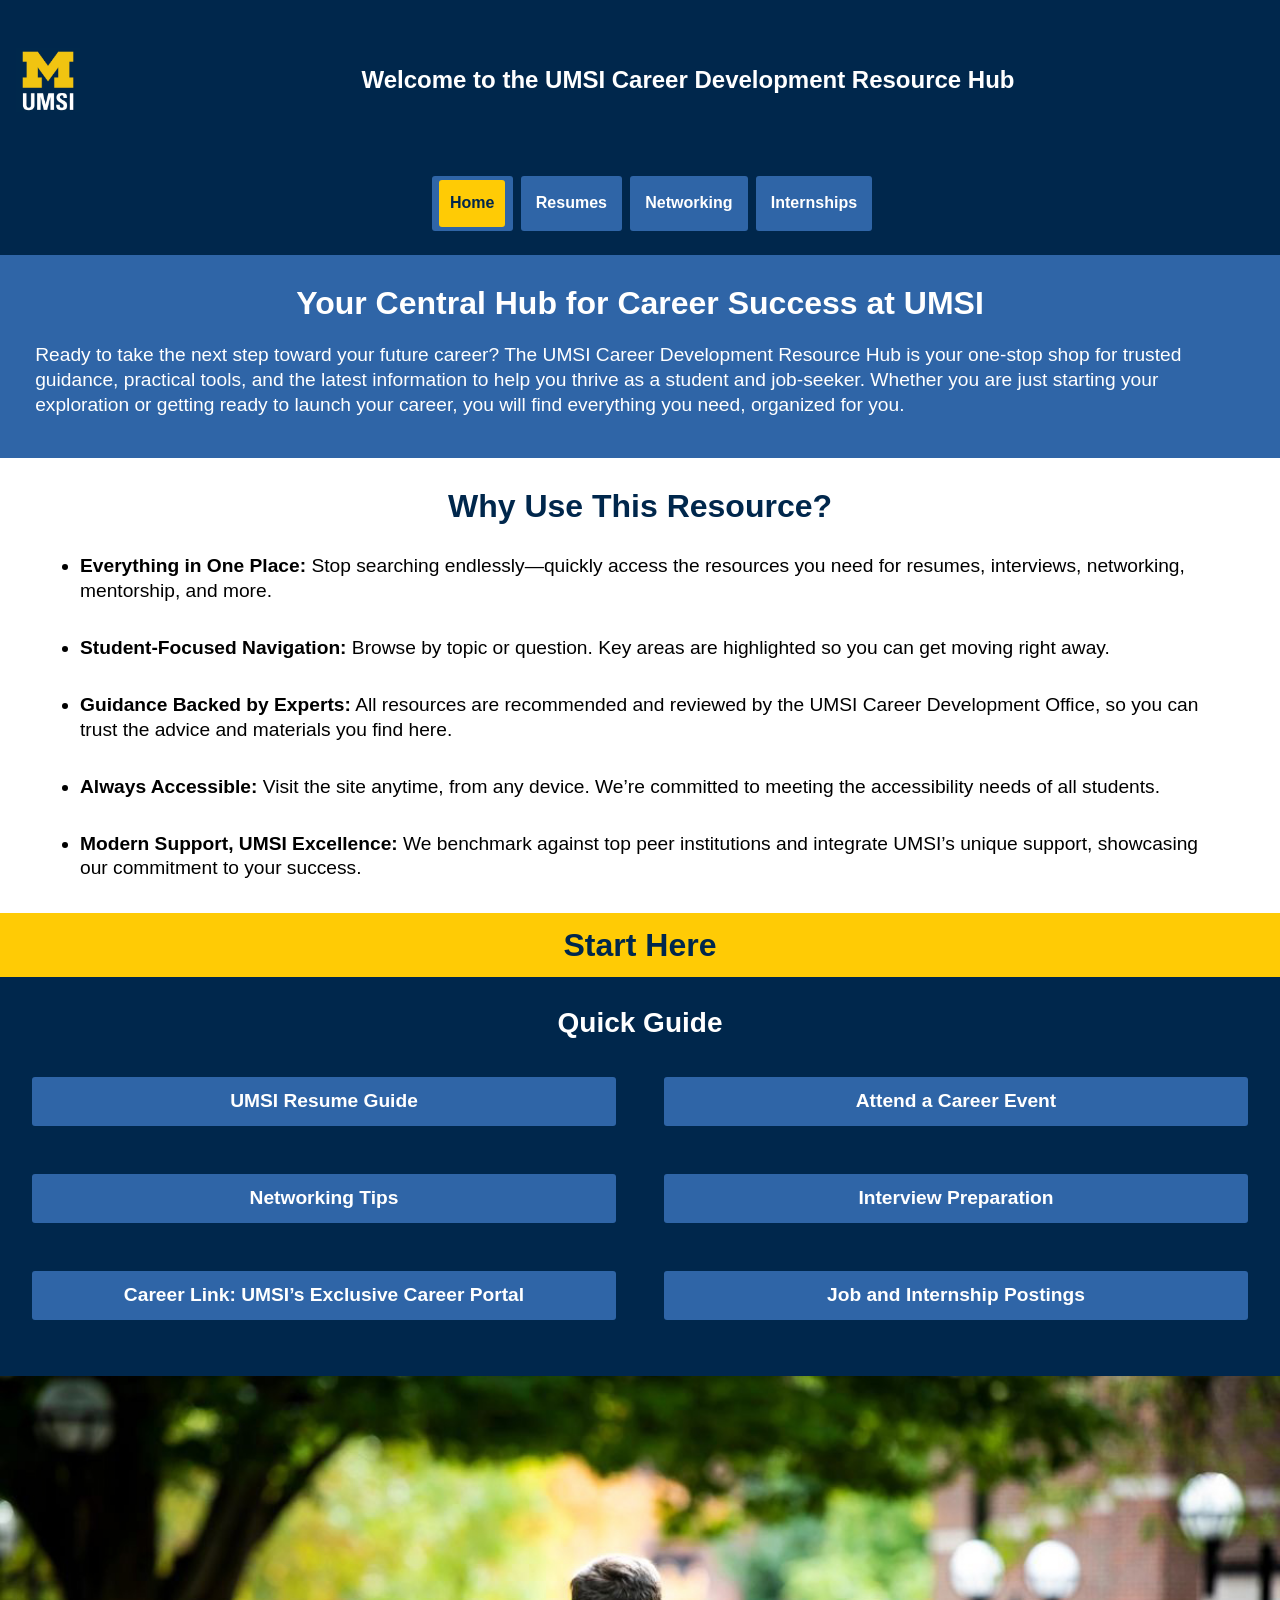
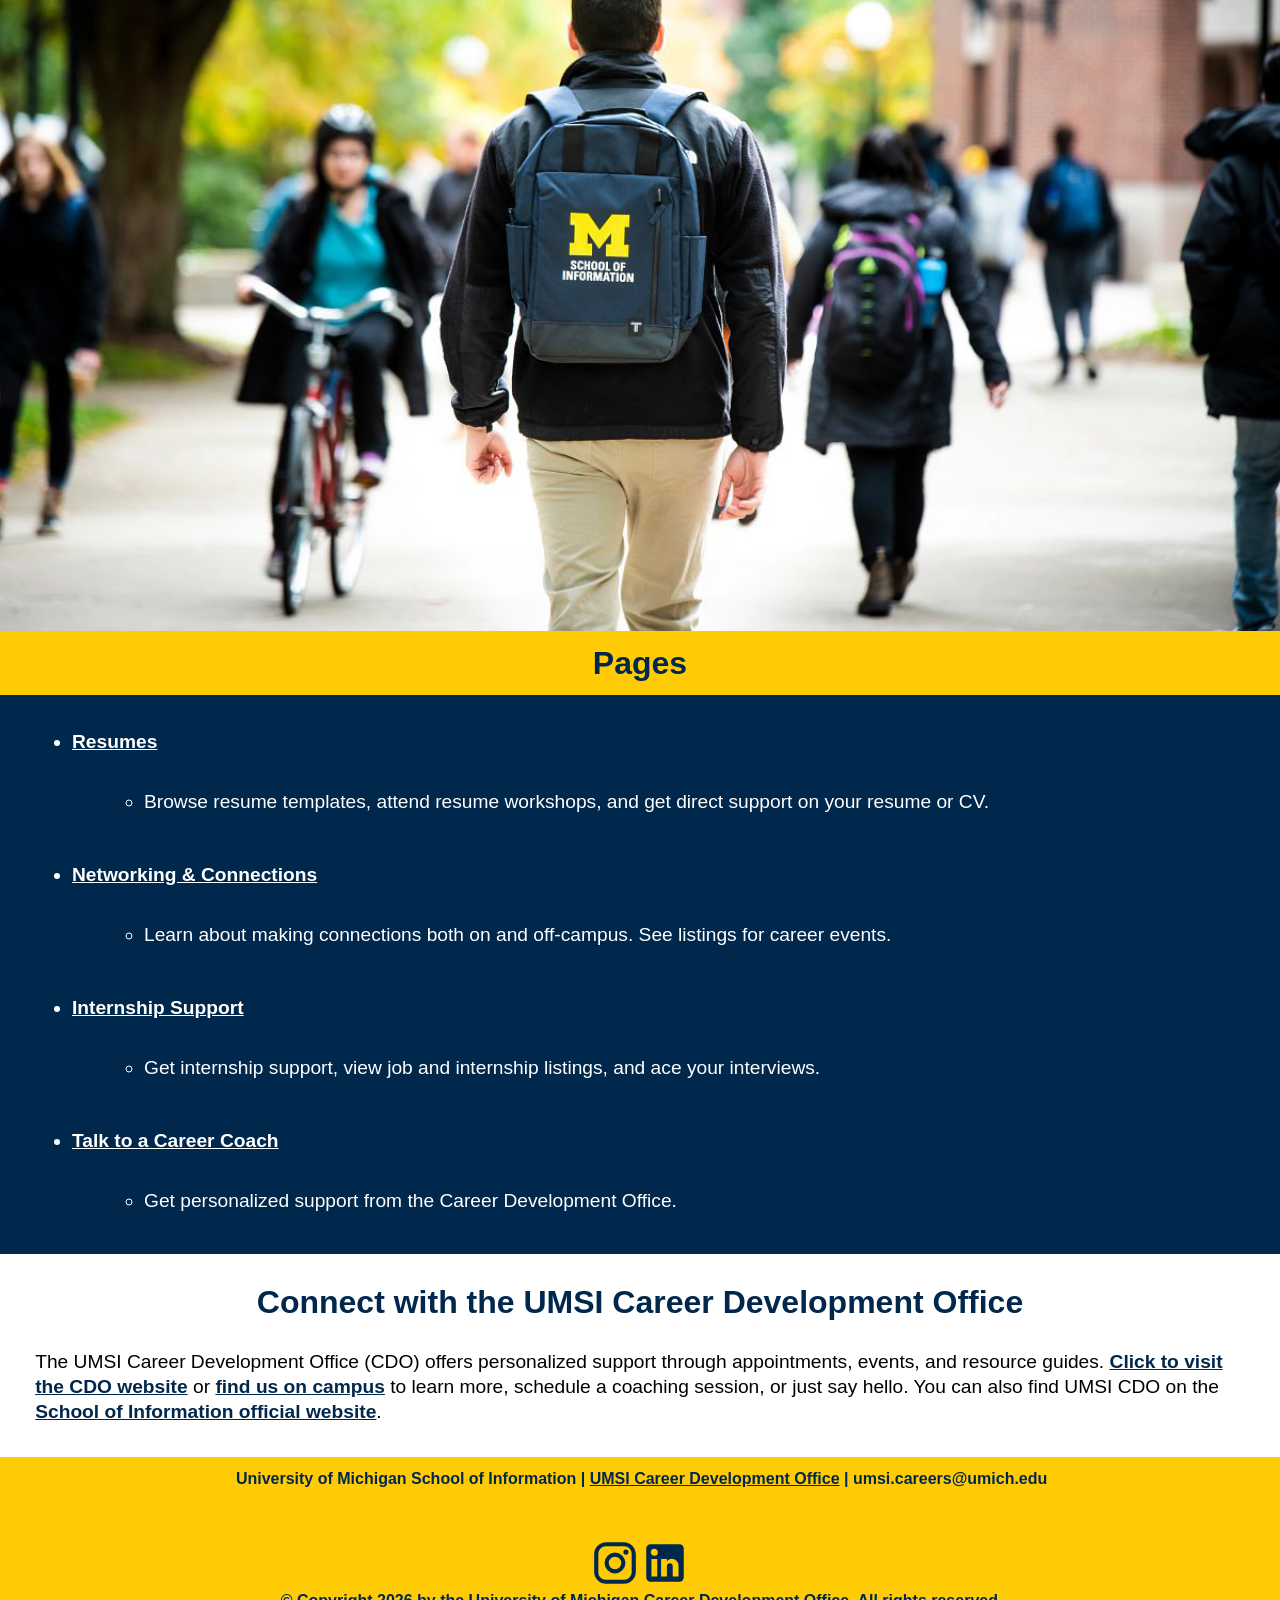
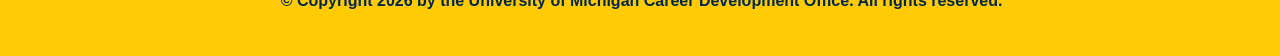
<file: index.html>
<!DOCTYPE html>
<html lang="en">
<head>
    <meta charset="UTF-8">
    <meta name="viewport" content="width=device-width, initial-scale=1.0">
    <title>MSI Career Development Resource Hub</title>

    <link rel="stylesheet" href="css/html5reset.css" />
    <link rel="stylesheet" href="css/style.css" />

</head>
<body>

    <header>

      <section>
        <div class="welcome">
          <img src="images/UMSI_signature_vertical_informal_solidblue.jpg" alt="UMSI Logo">
          <h1>Welcome to the UMSI Career Development Resource Hub</h1>
        </div>
      </section>
      
      <a href="" class="skip">Skip to Main Content</a>
        <nav>
            <ul>
                <li><a class="active" href="index.html">Home</a></li>
                <li><a href="resume.html">Resumes</a></li>
                <li><a href="networking-connections.html">Networking</a></li>
                <li><a href="internships.html">Internships</a></li>
            </ul>
        </nav>
    </header>
    
    <main>
      <section>
        <div class="description">
          <h2 class="description">Your Central Hub for Career Success at UMSI</h2>
          <p>
            Ready to take the next step toward your future career? The UMSI Career Development Resource Hub is your one-stop shop for trusted guidance, practical tools, and the latest information to help you thrive as a student and job-seeker. Whether you are just starting your exploration or getting ready to launch your career, you will find everything you need, organized for you.
          </p>
        </div>
      </section>

      <section>
        <div class="spaced">
          <h2>Why Use This Resource?</h2>
        </div>

        <ul>
          <li><strong>Everything in One Place:</strong> Stop searching endlessly—quickly access the resources you need for resumes, interviews, networking, mentorship, and more.</li>
          <li><strong>Student-Focused Navigation:</strong> Browse by topic or question. Key areas are highlighted so you can get moving right away.</li>
          <li><strong>Guidance Backed by Experts:</strong> All resources are recommended and reviewed by the UMSI Career Development Office, so you can trust the advice and materials you find here.</li>
          <li><strong>Always Accessible:</strong> Visit the site anytime, from any device. We’re committed to meeting the accessibility needs of all students.</li>
          <li><strong>Modern Support, UMSI Excellence:</strong> We benchmark against top peer institutions and integrate UMSI’s unique support, showcasing our commitment to your success.</li>
        </ul>
      </section>
    
      <section>
        <div class="highlight">
          <h2>Start Here</h2>
        </div>

        <div class="quickguide">
            <h2 class="quickguide" id="qg">Quick Guide</h2>
            <ul>
              <li><a href="https://docs.google.com/document/d/1_1GfDJyVGIgE82MZjVhuWT_aB_2Hcj1NN62FUCXoR_o/edit?tab=t.0" target="_blank">UMSI Resume Guide</a></li>
              <li><a href="https://umich.instructure.com/courses/137916/pages/attend-an-event" target="_blank">Attend a Career Event</a></li>
              <li><a href="https://docs.google.com/document/d/18HMt79BU8ovGf9z7_P7No5tuwUS6qHNW5u0sgrepLtE/edit?tab=t.0" target="_blank">Networking Tips</a></li>
              <li><a href="https://docs.google.com/presentation/d/15n-XqsFEntdbkZz89K-ohf7Or1NnCt5CQNDG-6fh2a0/edit?usp=sharing" target="_blank">Interview Preparation</a></li>
              <li><a href="https://si-umich.12twenty.com/Login" target="_blank">Career Link: UMSI’s Exclusive Career Portal</a></li>
              <li><a href="https://umich.instructure.com/courses/137916/pages/searching-for-job-and-slash-or-internship-postings" target="_blank">Job and Internship Postings</a></li>
            </ul>
        </div>

      <div class="pages">

        <div class="fullwidth">
          <img class="pageimage" src="images/UMSI_CampusFall_UMSIBackpack_02.jpg" alt="A student wears a UMSI backpack in fall on the diag.">
        </div>

        <div class="highlight">
          <h2>Pages</h2>
        </div>

        <ul>
            <li><a href="resume.html">Resumes</a>
              <ul>
                <li>Browse resume templates, attend resume workshops, and get direct support on your resume or CV.</li>
              </ul>
            </li>
        
            <li><a href="networking-connections.html">Networking & Connections</a>
              <ul>
                <li>Learn about making connections both on and off-campus. See listings for career events.</li>
              </ul>
            </li>
              
            <li><a href="internships.html">Internship Support</a>
              <ul>
                <li>Get internship support, view job and internship listings, and ace your interviews.</li>
              </ul>
            </li>

            <li><a href="https://umich.instructure.com/courses/137916/pages/talk-to-a-career-coach" target="_blank">Talk to a Career Coach</a>
              <ul>
                <li>Get personalized support from the Career Development Office.</li>
              </ul>
            </li>

        </ul>
      </div>
    </section>

    <section>
      <div class="spaced">
        <h2>Connect with the UMSI Career Development Office</h2>
      </div>
      
      <p>
        The UMSI Career Development Office (CDO) offers personalized support through appointments, events, and resource guides. <a href="https://umich.instructure.com/courses/137916" target="_blank">Click to visit the CDO website</a> or <a href="https://www.si.umich.edu/about-umsi/getting-umsi" target="_blank">find us on campus</a> to learn more, schedule a coaching session, or just say hello.
        You can also find UMSI CDO on the <a href="https://www.si.umich.edu/student-experience/career-development" target="_blank">School of Information official website</a>.
      </p>
    </section>
       
    <!-- Content taken & modified from UMGPT with the prompt, "Write me a webpage of intro content to help meet the following requirements - this is for the home page": and then pasted in the client objectives & project requirements"
    UMGPT. (2025). UMGPT ( GPT-4.1 August 25th version) [Large language model]. -->

    </main>

    <footer>
        <p>University of Michigan School of Information | <a href="https://umich.instructure.com/courses/137916" target="_blank">UMSI Career Development Office</a> | umsi.careers@umich.edu</p>
        <br>
        <a href="https://www.instagram.com/umschoolofinformation" target="_blank"><img class="footer-img" src="images/instagram.svg" alt="Instagram logo."></a><a href="https://www.linkedin.com/school/university-of-michigan---school-of-information/posts/?feedView=all" target="_blank"><img class="footer-img" src="images/linkedin.svg" alt="LinkedIn logo."></a>

        <br>
        <p>© Copyright <span id="year"></span> by the University of Michigan Career Development Office. All rights reserved.</p>
    </footer>

    <script>
      document.getElementById("year").innerHTML = new Date().getFullYear();
    </script>

    <script>
      const hour = new Date().getHours();
        let message;

        if (hour < 12) {
          message = "Good morning! Please schedule a meeting with a CDO advisor by visiting:\nhttps://umich.instructure.com/courses/137916/pages/talk-to-a-career-coach";
        } else if (hour < 18) {
          message = "Good afternoon! Please schedule a meeting with a CDO advisor by visiting:\nhttps://umich.instructure.com/courses/137916/pages/talk-to-a-career-coach";
        } else {
          message = "Good evening! Please schedule a meeting with a CDO advisor by visiting:\nhttps://umich.instructure.com/courses/137916/pages/talk-to-a-career-coach";
        }

      alert(message);

  </script>
</script>
</body>
</html>
</file>
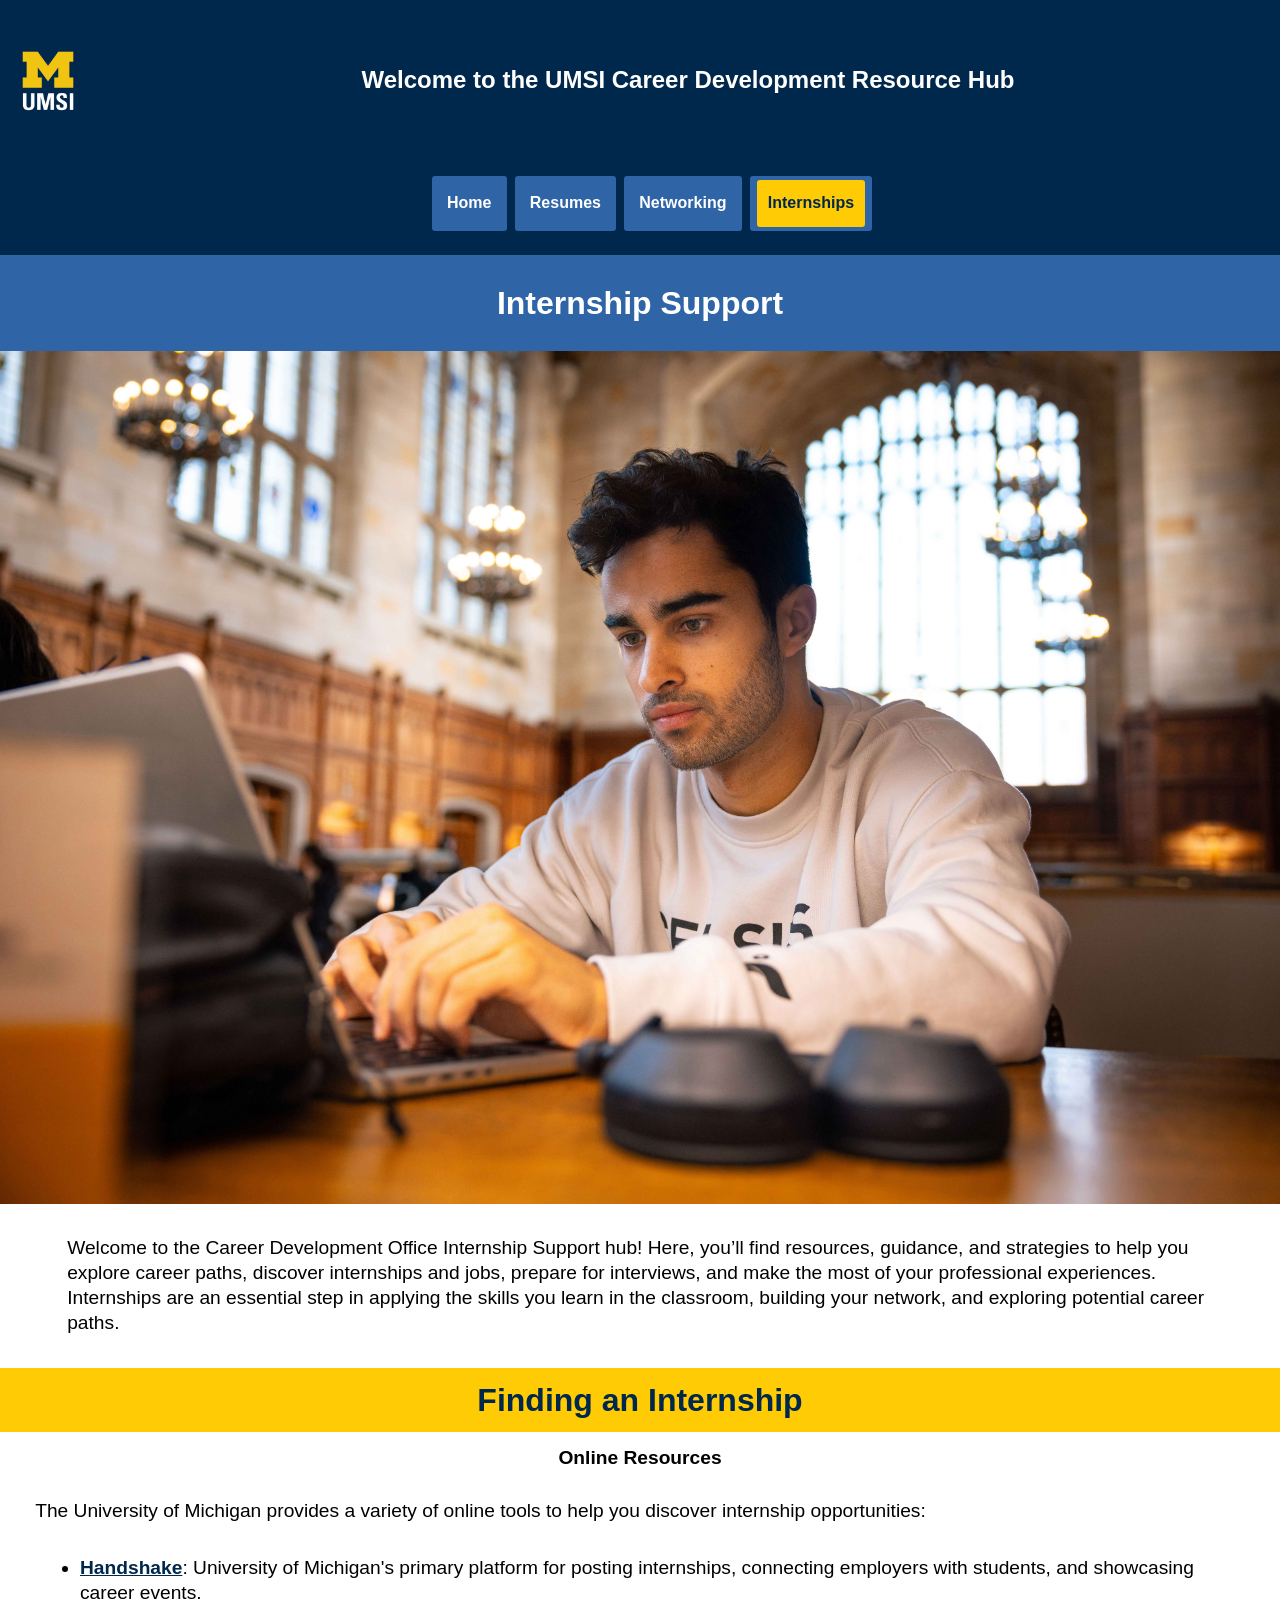
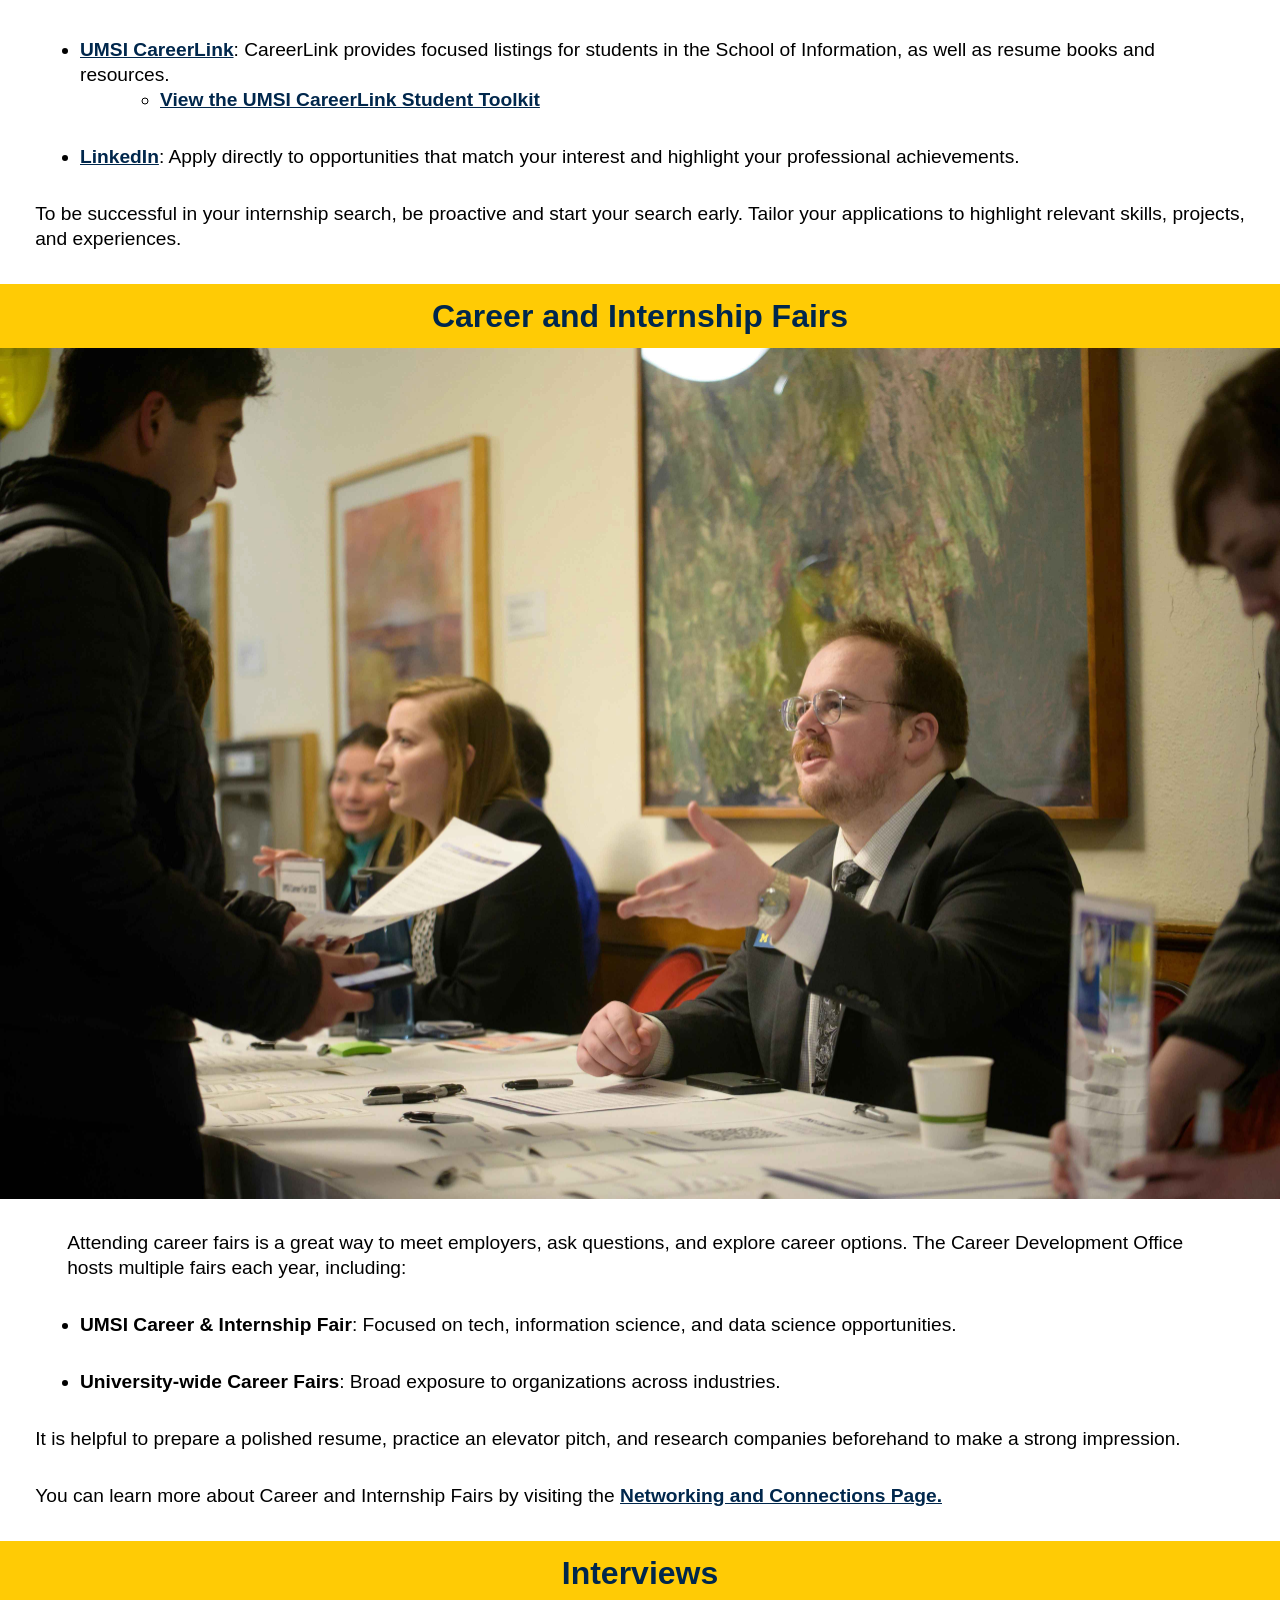
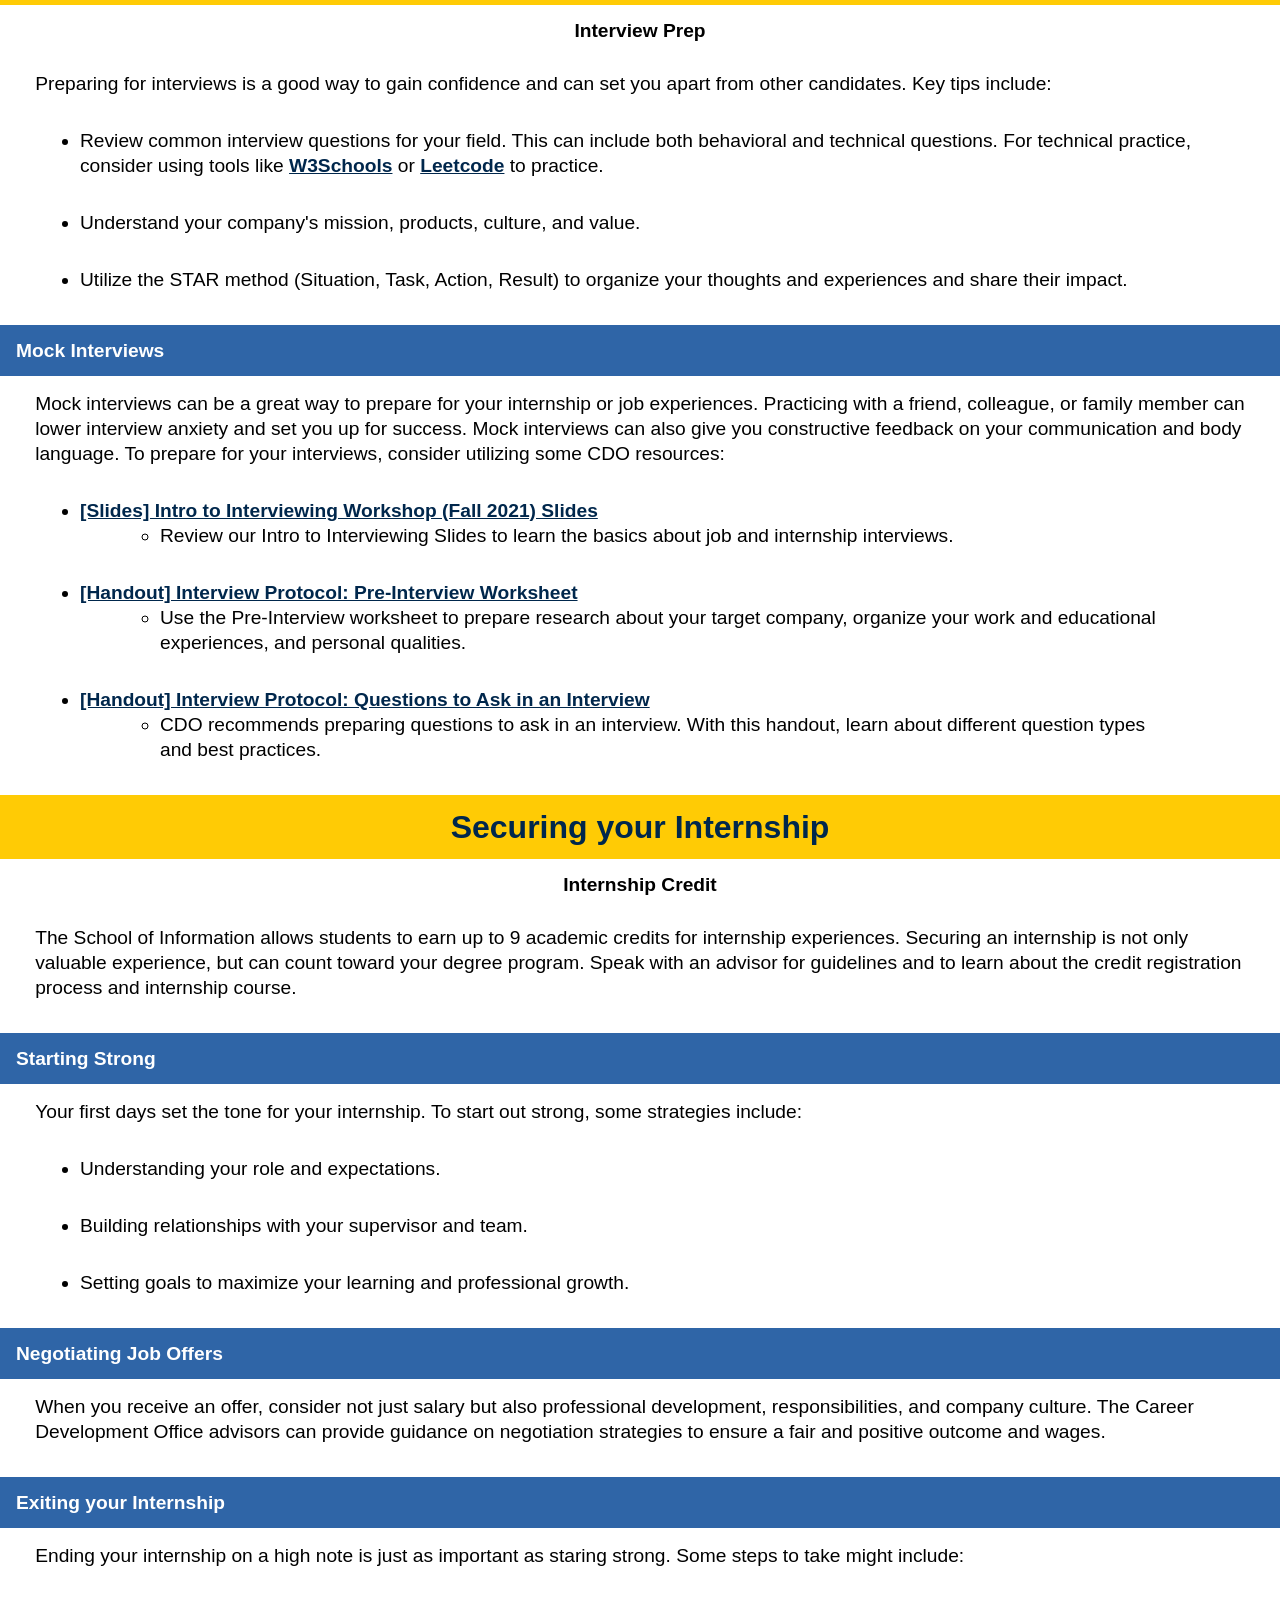
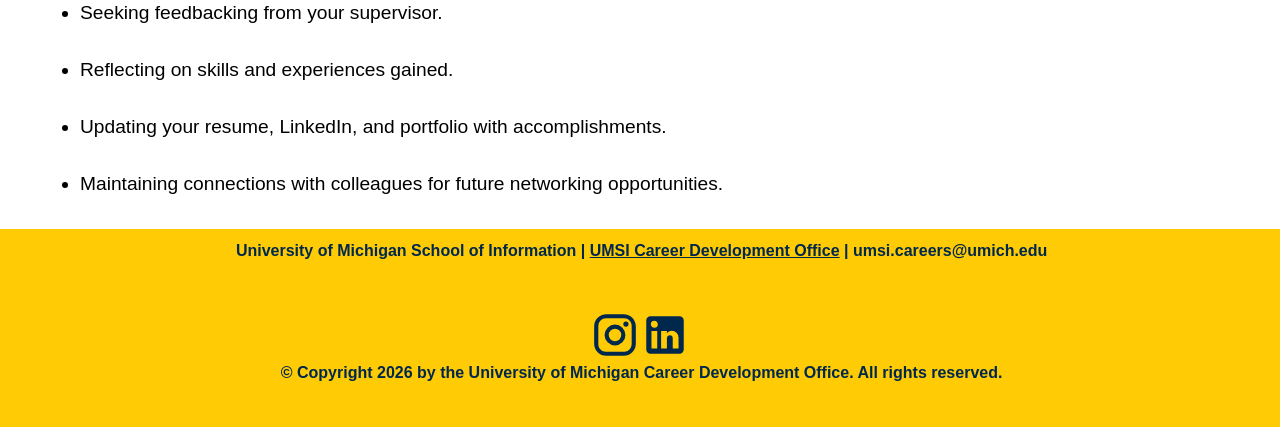
<file: internships.html>
<!DOCTYPE html>
<html lang="en">
<head>
    <meta charset="UTF-8">
    <meta name="viewport" content="width=device-width, initial-scale=1.0">
    <title>Document</title>

    <link rel="stylesheet" href="css/html5reset.css" />
    <link rel="stylesheet" href="css/style.css" />
</head>
<body>

    <header>

        <section>
            <div class="welcome">
            <img src="images/UMSI_signature_vertical_informal_solidblue.jpg" alt="UMSI Logo">
            <h1>Welcome to the UMSI Career Development Resource Hub</h1>
            </div>
        </section>
      
      <a href="" class="skip">Skip to Main Content</a>
        <nav>
            <ul>
                <li><a href="index.html">Home</a></li>
                <li><a href="resume.html">Resumes</a></li>
                <li><a href="networking-connections.html">Networking</a></li>
                <li><a class="active" href="internships.html">Internships</a></li>
            </ul>
        </nav>
    </header>

    <!-- Content taken & modified from ChatGPT with the prompt, "Based on the headers I provided and content from the UMSI CDO Canvas Site (linked)
         write content for an updated version of the UMSI Career Development website internships page.
        ChatGPT. (2025). ChatGPT (January 22nd, 2026) [Large language model]. -->
    <main>

        <section>
            <div class="description">
                <h2 class="description">Internship Support</h1>
            </div>

            <img class="pageimage" src="images/internships-2.jpg" alt="A student in a white sweatshirt sits at a table in the Law Library and works on their laptop.">

            <div class="basicparagraph">
                <p> 
                    Welcome to the Career Development Office Internship Support hub! Here, you’ll find resources, guidance, 
                    and strategies to help you explore career paths, discover internships and jobs, 
                    prepare for interviews, and make the most of your professional experiences. 
                    Internships are an essential step in applying the skills you learn in the classroom, 
                    building your network, and exploring potential career paths.
                </p>
            </div>

            <div class="highlight">
                <h2>Finding an Internship</h2>
            </div>

            <h3>Online Resources</h3>

            <p>The University of Michigan provides a variety of online tools to help you discover
                internship opportunities:
            </p>

            <ul>
                <li><a href="https://app.joinhandshake.com/explore" target="_blank">Handshake</a>: University of Michigan's primary platform for posting internships,
                    connecting employers with students, and showcasing career events.
                </li>
                <li><a href="https://si-umich.12twenty.com/Login" target="_blank">UMSI CareerLink</a>: CareerLink provides focused listings for students in the 
                    School of Information, as well as resume books and resources.
                    <ul><li><a href="https://docs.google.com/document/d/1o_Z5Js4Kth9Rk5KWLlFuri_sds-2dy5g3nja1g2JZNg/edit?tab=t.0" target="_blank">View the UMSI CareerLink Student Toolkit</a></li></ul>
                </li>
                <li><a href="https://www.linkedin.com" target="_blank">LinkedIn</a>: Apply directly to opportunities that match your interest
                    and highlight your professional achievements.
                </li>
            </ul>

            <p>
                To be successful in your internship search, be proactive and start your search early. Tailor your applications
                to highlight relevant skills, projects, and experiences.
            </p>


            <div class="highlight">
                <h2>Career and Internship Fairs</h2>
            </div>

            <img class="pageimage" src="images/internships-3.jpg" alt="Students and employers gather in a large event hall with banners promoting companies.">

            <div class="basicparagraph">
                <p>Attending career fairs is a great way to meet employers, ask questions, and explore career options.
                    The Career Development Office hosts multiple fairs each year, including:
                </p>
            </div>  

            <ul><li><strong>UMSI Career & Internship Fair</strong>: Focused on tech, information science, and data science opportunities.</li></ul>
            <ul><li><strong>University-wide Career Fairs</strong>: Broad exposure to organizations across industries.</li></ul>

            <p>
                It is helpful to prepare a polished resume, practice an elevator pitch, and research companies beforehand to make a strong impression.
            </p>

            <p>You can learn more about Career and Internship Fairs by visiting the <a href="networking-connections.html">Networking and Connections Page.</a></p>

        </section>

        <section>

            <div class="highlight">
                <h2>Interviews</h2>
            </div>

            <h3>Interview Prep</h3>

            <p>
                Preparing for interviews is a good way to gain confidence and can set you apart from other candidates.
                Key tips include:
            </p>
        
            <ul>
                    <li>Review common interview questions for your field. This can include both behavioral and technical questions. For technical practice,
                        consider using tools like <a href="https://www.w3schools.com" target="_blank">W3Schools</a> or <a href="https://leetcode.com/" target="_blank">Leetcode</a> to practice.
                    </li>
                    <li>Understand your company's mission, products, culture, and value.</li>
                    <li>Utilize the STAR method (Situation, Task, Action, Result) to organize your thoughts and experiences and share their impact.</li>
            </ul>

            <h4>Mock Interviews</h4>

                <p>Mock interviews can be a great way to prepare for your internship or job experiences. 
                    Practicing with a friend, colleague, or family member can lower interview anxiety and 
                    set you up for success. Mock interviews can also give you constructive feedback on 
                    your communication and body language. To prepare for your interviews, consider utilizing
                    some CDO resources:
            
                </p>

                <ul>
                    <li>
                        <a href="https://docs.google.com/presentation/d/15n-XqsFEntdbkZz89K-ohf7Or1NnCt5CQNDG-6fh2a0/edit?slide=id.g35f391192_04#slide=id.g35f391192_04" target="_blank">[Slides] Intro to Interviewing Workshop (Fall 2021) Slides</a>
                    
                        <ul>
                            <li>Review our Intro to Interviewing Slides to learn the basics about job and internship interviews.</li>
                        </ul>
                    </li>
            
                    <li>
                        <a href="https://docs.google.com/document/d/1lqMTo5GGCa-0dabg2LZiW2YWasirj05ymFLrQhkcQ7c/edit?tab=t.0#" target="_blank">[Handout] Interview Protocol: Pre-Interview Worksheet</a>
                    
                        <ul>
                            <li>Use the Pre-Interview worksheet to prepare research about your target company, organize your work and educational
                                experiences, and personal qualities.
                            </li>
                        </ul>
                    </li>
                    
                    <li>
                        <a href="https://docs.google.com/document/d/1GYuu8djjlM33PGblkjMNc9ZCgFXH0OoktPeLK2Nr7TQ/edit?tab=t.0" target="_blank">[Handout] Interview Protocol: Questions to Ask in an Interview</a>
                    
                        <ul>
                            <li>
                                CDO recommends preparing questions to ask in an interview. With this handout, learn about different question types
                                and best practices.
                            </li>
                        </ul>
                    </li>
                        
                </ul>
            </section>


        <section>
            <div class="highlight">
                <h2>Securing your Internship</h2>
            </div>

            <h3>Internship Credit</h3>

            <p>The School of Information allows students to earn up to 9 academic credits for internship experiences.
                Securing an internship is not only valuable experience, but can count toward your degree program. Speak with
                an advisor for guidelines and to learn about the credit registration process and internship course.
            </p>

            <h4>Starting Strong</h4>

            <p>
                Your first days set the tone for your internship. To start out strong, some strategies include:
            </p>

            <ul>
                <li>Understanding your role and expectations.</li>
                <li>Building relationships with your supervisor and team.</li>
                <li>Setting goals to maximize your learning and professional growth.</li>
            </ul>

            <h4>Negotiating Job Offers</h4>

            <p>
                When you receive an offer, consider not just salary but also professional development,
                responsibilities, and company culture. The Career Development Office advisors can provide guidance
                on negotiation strategies to ensure a fair and positive outcome and wages.
            </p>

            <h4>Exiting your Internship</h4>

            <p>
                Ending your internship on a high note is just as important as staring strong. Some steps to take might include:
            </p>

            <ul>
                <li>Seeking feedbacking from your supervisor.</li>
                <li>Reflecting on skills and experiences gained.</li>
                <li>Updating your resume, LinkedIn, and portfolio with accomplishments.</li>
                <li>Maintaining connections with colleagues for future networking opportunities.</li>
            </ul>
        </section>

    </main>

    <footer>
        <p>University of Michigan School of Information | <a href="https://umich.instructure.com/courses/137916" target="_blank">UMSI Career Development Office</a> | umsi.careers@umich.edu</p>
        <br>
        <a href="https://www.instagram.com/umschoolofinformation" target="_blank"><img class="footer-img" src="images/instagram.svg" alt="Instagram logo."></a><a href="https://www.linkedin.com/school/university-of-michigan---school-of-information/posts/?feedView=all" target="_blank"><img class="footer-img" src="images/linkedin.svg" alt="LinkedIn logo."></a>

        <br>
        <p>© Copyright <span id="year"></span> by the University of Michigan Career Development Office. All rights reserved.</p>
    </footer>

    <script>
      document.getElementById("year").innerHTML = new Date().getFullYear();
    </script>

</body>
</html>
</file>
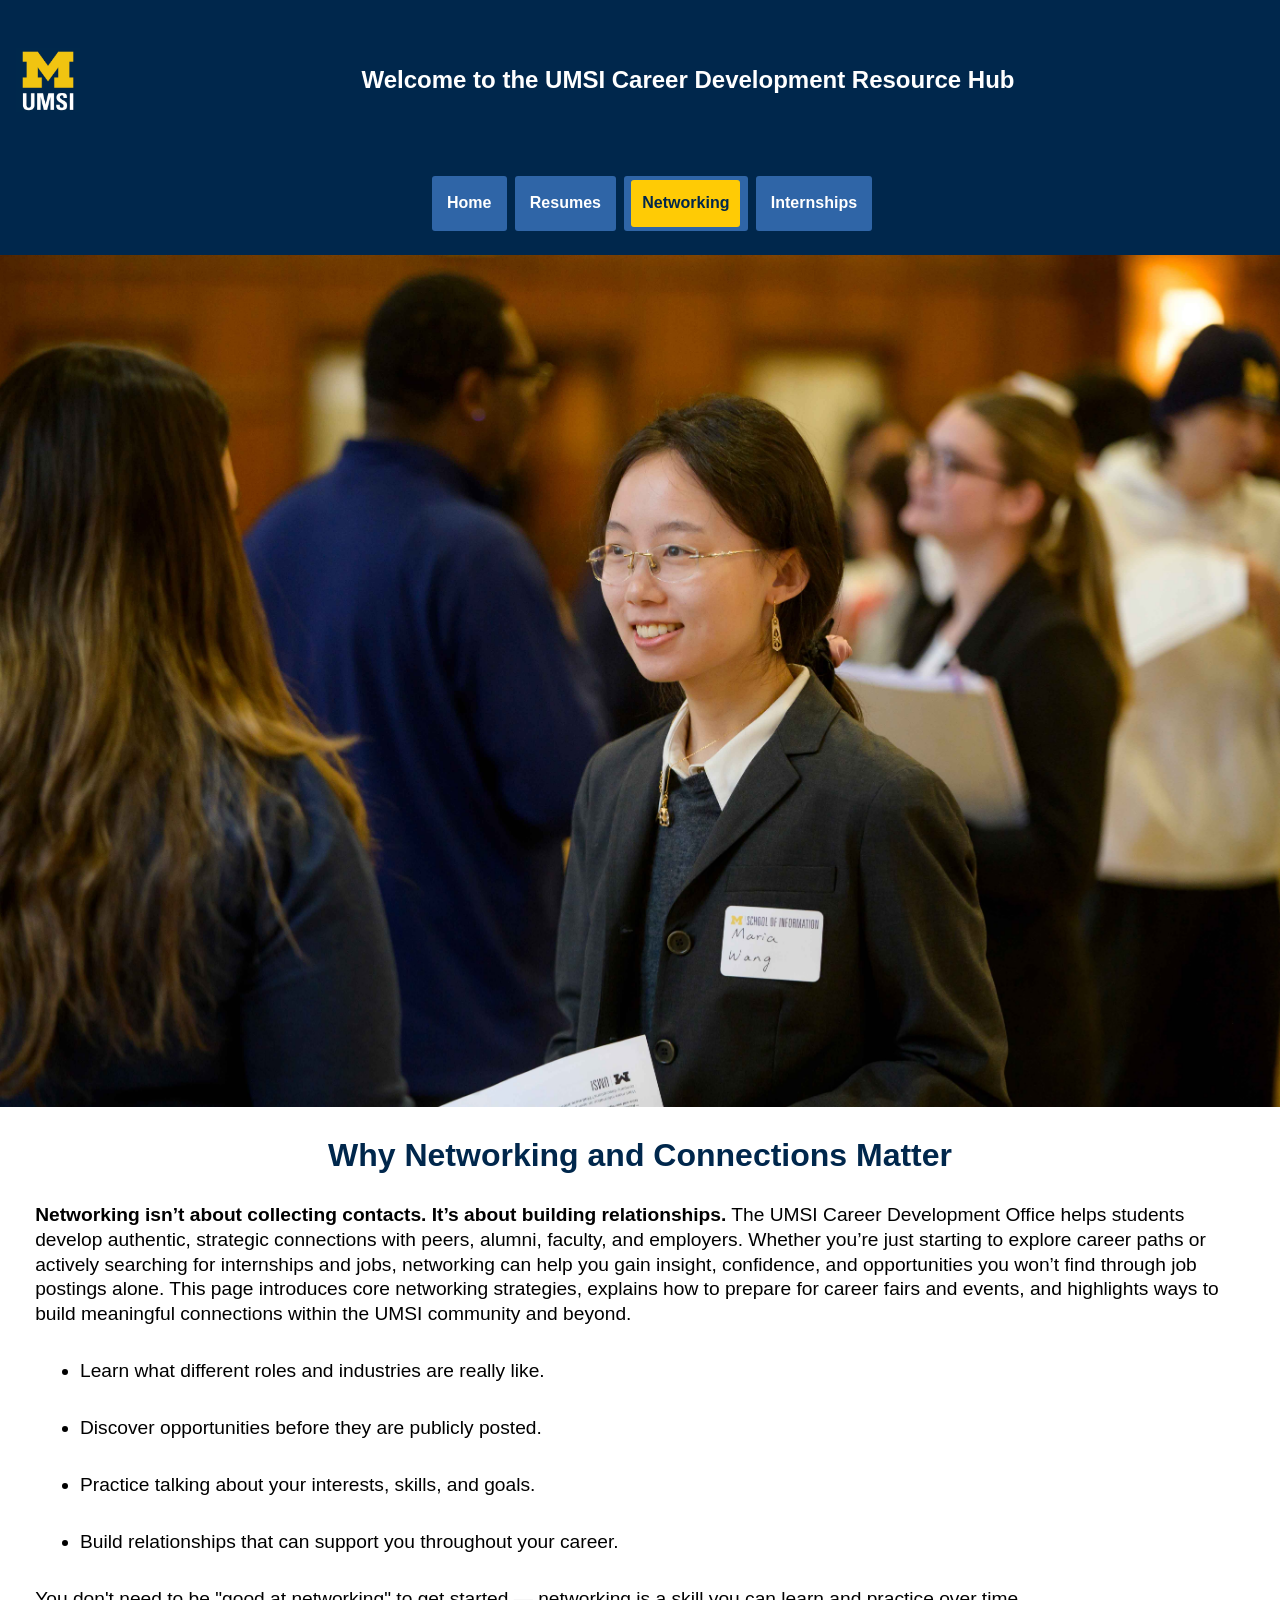
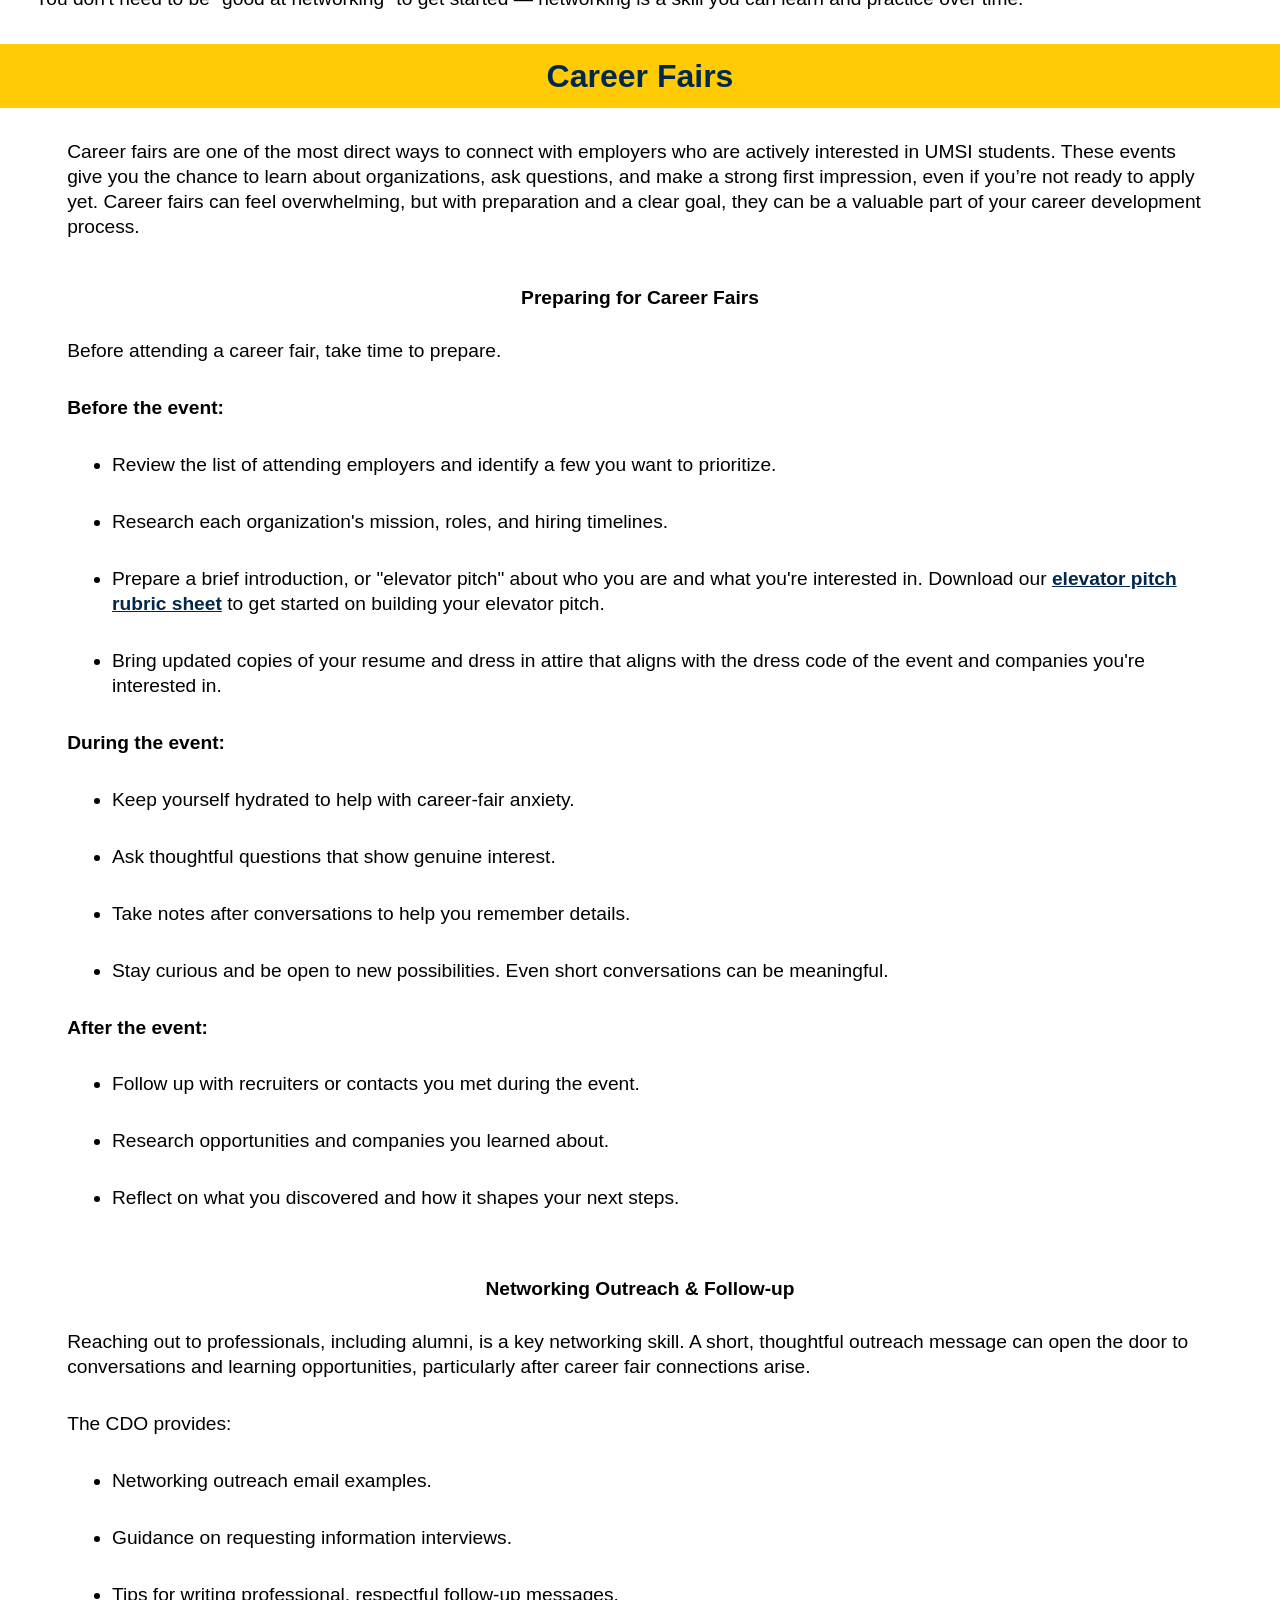
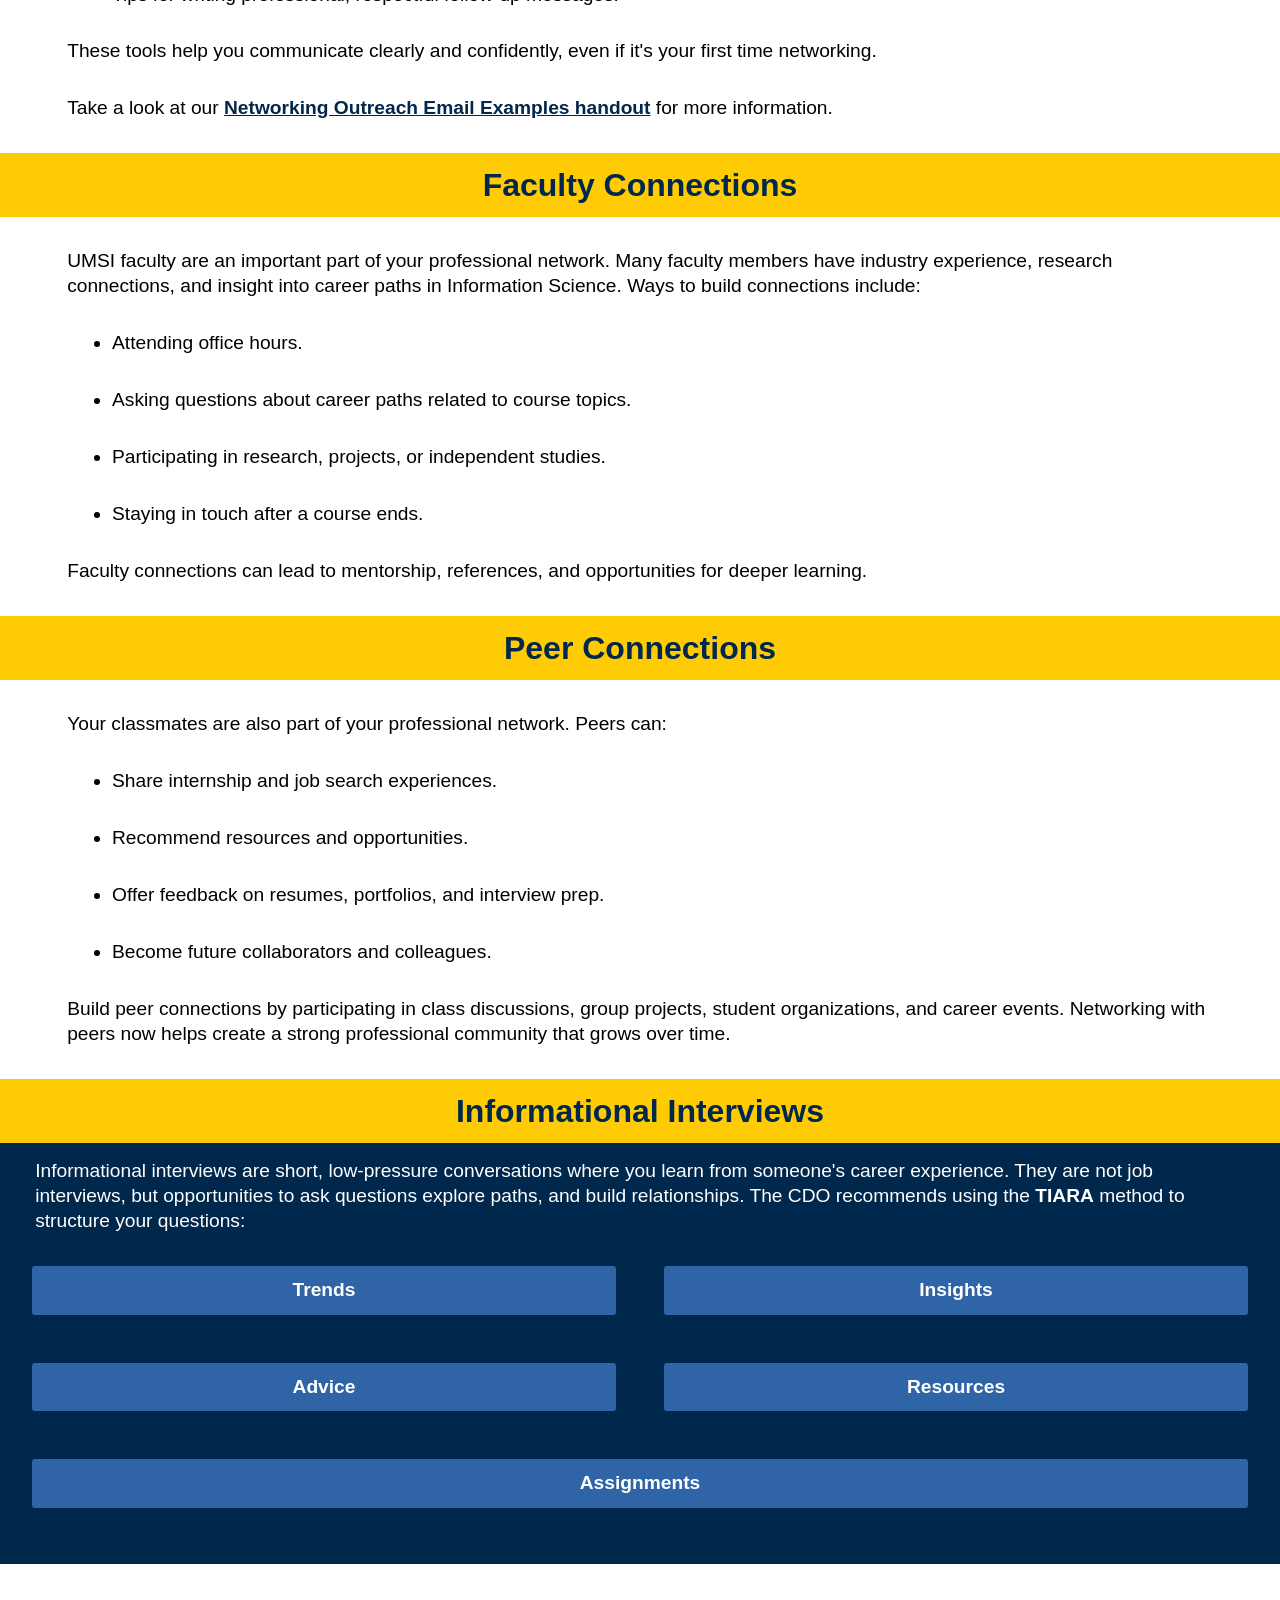
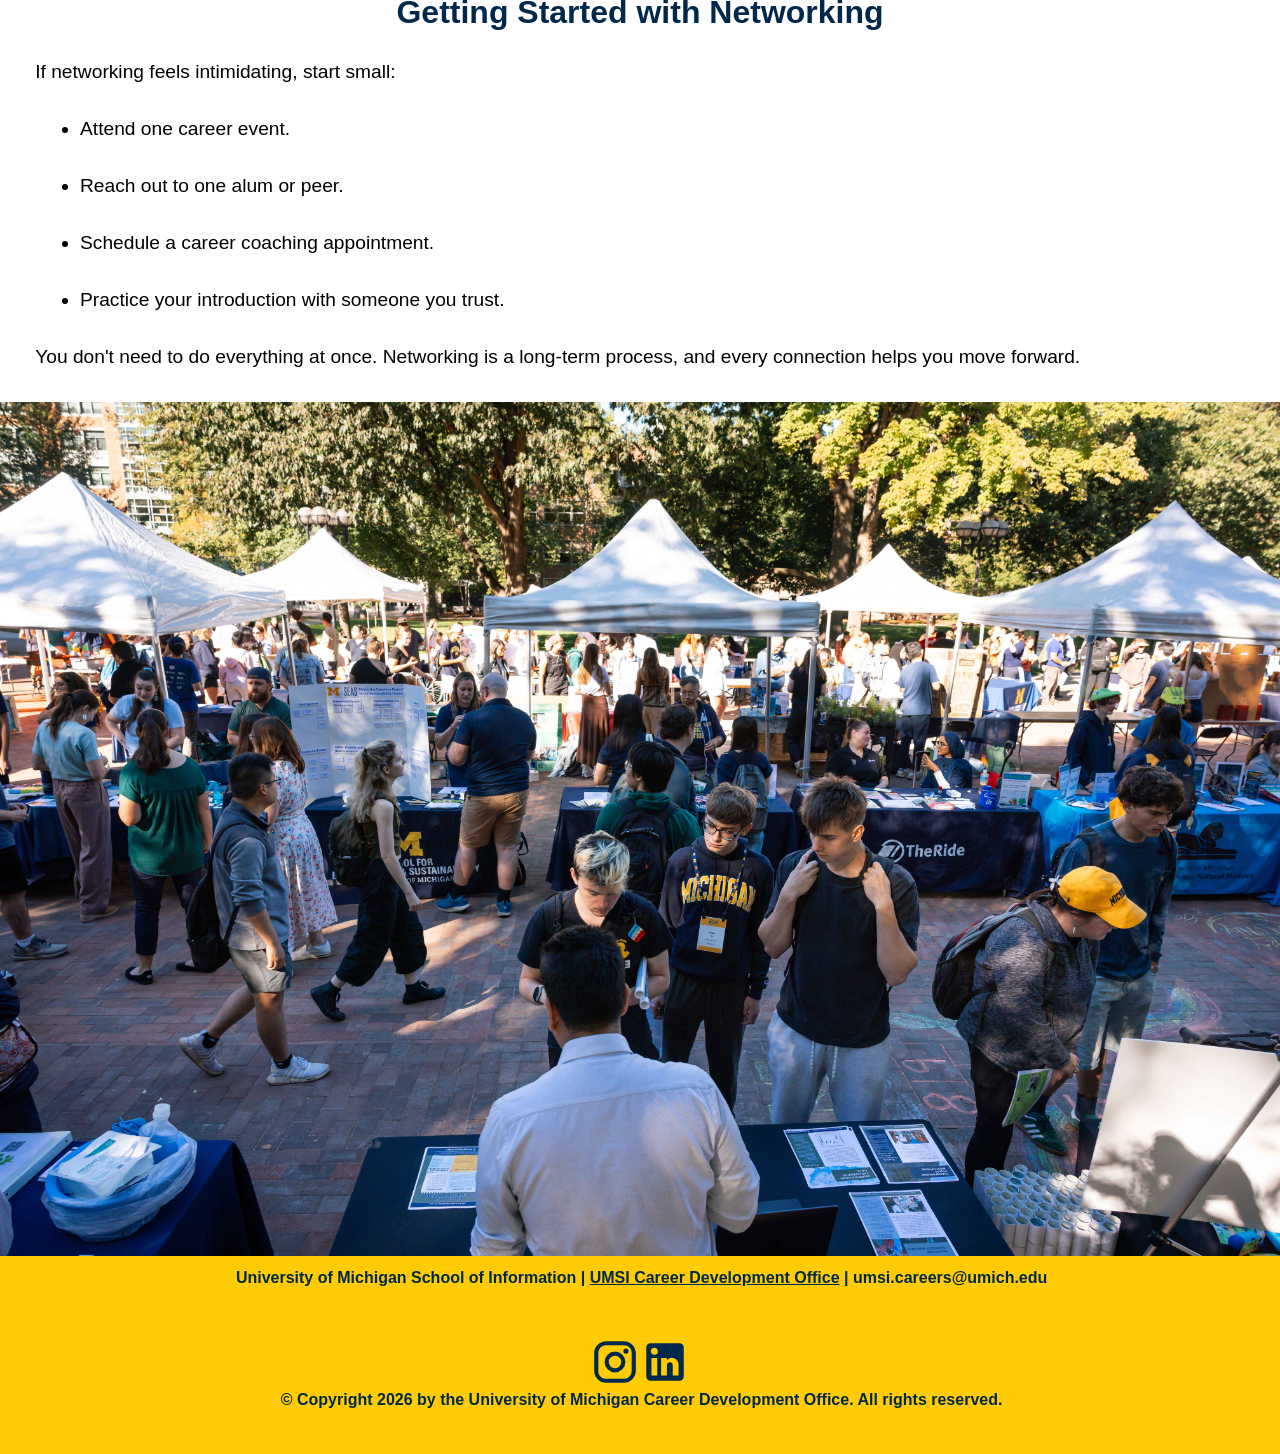
<file: networking-connections.html>
<!DOCTYPE html>
<html lang="en">
<head>
    <meta charset="UTF-8">
    <meta name="viewport" content="width=device-width, initial-scale=1.0">
    <title>Document</title>

    <link rel="stylesheet" href="css/html5reset.css" />
    <link rel="stylesheet" href="css/style.css" />
</head>
<body>


    <header>

        <section>
            <div class="welcome">
            <img src="images/UMSI_signature_vertical_informal_solidblue.jpg" alt="UMSI Logo">
            <h1>Welcome to the UMSI Career Development Resource Hub</h1>
            </div>
        </section>
      
      <a href="" class="skip">Skip to Main Content</a>
        <nav>
            <ul>
                <li><a href="index.html">Home</a></li>
                <li><a href="resume.html">Resumes</a></li>
                <li><a class="active" href="networking-connections.html">Networking</a></li>
                <li><a href="internships.html">Internships</a></li>
            </ul>
        </nav>
    </header>

    <main>
        <!-- Content taken & modified from ChatGPT with the prompt, "Based on the headers I provided and content from the UMSI CDO Canvas Site (linked)
            write content for an updated version of the UMSI Career Development website networking and connections page.
            ChatGPT. (2025). ChatGPT (January 23rd, 2026) [Large language model]. -->
        
        <section>
            <img class="pageimage" src="images/networking-connections-3.jpg" alt="A student speaks to an employer in a large event hall.">

            <div class="spaced">
                <h2>Why Networking and Connections Matter</h2>
            </div>

            <p>
                <strong>Networking isn’t about collecting contacts. It’s about building relationships.</strong>

                The UMSI Career Development Office helps students develop authentic, strategic connections with peers, 
                alumni, faculty, and employers. Whether you’re just starting to explore career 
                paths or actively searching for internships and jobs, networking can help you 
                gain insight, confidence, and opportunities you won’t find through job postings alone.

                This page introduces core networking strategies, explains how to prepare for 
                career fairs and events, and highlights ways to build meaningful connections 
                within the UMSI community and beyond.
            </p>
                
                <ul>
                    <li>Learn what different roles and industries are really like.</li>
                    <li>Discover opportunities before they are publicly posted.</li>
                    <li>Practice talking about your interests, skills, and goals.</li>
                    <li>Build relationships that can support you throughout your career.</li>
                </ul>
               
            <p>
                You don't need to be "good at networking" to get started — networking is a skill
                you can learn and practice over time.
            </p>
        </section>

        <section>
        
            <div class="highlight">
                <h2>Career Fairs</h2>
            </div>

            <div class="basicparagraph">
                <p>
                    Career fairs are one of the most direct ways to connect with employers who are 
                    actively interested in UMSI students. These events give you the chance to learn 
                    about organizations, ask questions, and make a strong first impression, even if 
                    you’re not ready to apply yet.
                    Career fairs can feel overwhelming, but with preparation and a clear goal, 
                    they can be a valuable part of your career development process.
                </p>


                <h3>Preparing for Career Fairs</h3>


                <p> Before attending a career fair, take time to prepare.</p>

                <p>
                    <strong>Before the event:</strong>
                </p>

                <ul>
                    <li>Review the list of attending employers and identify a few you want to prioritize.</li>
                    <li>Research each organization's mission, roles, and hiring timelines.</li>
                    <li>Prepare a brief introduction, or "elevator pitch" about who you are and what you're 
                        interested in. Download our <a href="https://docs.google.com/document/d/1633aBaWXIZW_ImTP-jKKN0QNXK9-RpXXmVznRgA4ZHQ/edit?tab=t.0" target="_blank">elevator pitch rubric sheet</a>
                        to get started on building your elevator pitch.
                    </li>
                    <li>Bring updated copies of your resume and dress in attire that aligns with the dress code of the event and companies you're interested in.</li>
                </ul>

                <p>
                    <strong>During the event:</strong>
                </p>
                
                <ul>
                    <li>Keep yourself hydrated to help with career-fair anxiety.</li>
                    <li>Ask thoughtful questions that show genuine interest.</li>
                    <li>Take notes after conversations to help you remember details.</li>
                    <li>Stay curious and be open to new possibilities. Even short conversations
                        can be meaningful.
                    </li>
                </ul>

                <p>
                    <strong>After the event:</strong>
                </p>

                    <ul>
                        <li>Follow up with recruiters or contacts you met during the event.</li>
                        <li>Research opportunities and companies you learned about.</li>
                        <li>Reflect on what you discovered and how it shapes your next steps.</li>
                    </ul>
                    <br>

                <h3>Networking Outreach & Follow-up</h3>

                <p>
                    Reaching out to professionals, including alumni, is a key networking skill. A 
                    short, thoughtful outreach message can open the door to conversations and learning
                    opportunities, particularly after career fair connections arise.
                </p>

                <p>
                    The CDO provides:
                </p>

                <ul>
                    <li>Networking outreach email examples.</li>
                    <li>Guidance on requesting information interviews.</li>
                    <li>Tips for writing professional, respectful follow-up messages.</li>
                </ul>


                <p>
                    These tools help you communicate clearly and confidently, even if it's
                    your first time networking.
                </p>

                <p>
                    Take a look at our <a href="https://resumeworded.com/networking-email-templates/" target="_blank">Networking Outreach Email Examples handout</a> for more information.
                </p>

            </div>

        </section>

        <section>

            <div class="highlight">
                <h2>Faculty Connections</h2>
            </div>

            <div class="basicparagraph">

                <p> UMSI faculty are an important part of your professional network. Many faculty members have
                    industry experience, research connections, and insight into career paths in Information Science.

                    Ways to build connections include: </p>
                    
                    <ul>
                        <li>Attending office hours.</li>
                        <li>Asking questions about career paths related to course topics.</li>
                        <li>Participating in research, projects, or independent studies.</li>
                        <li>Staying in touch after a course ends.</li>
                    </ul>

                <p>
                    Faculty connections can lead to mentorship, references, and opportunities for deeper learning.
                </p>
            </div>

            <div class="highlight">
                <h2>Peer Connections</h2>
            </div>

            <div class="basicparagraph">
                <p>Your classmates are also part of your professional network. Peers can: </p>

                
                    <ul>
                        <li>Share internship and job search experiences.</li>
                        <li>Recommend resources and opportunities.</li>
                        <li>Offer feedback on resumes, portfolios, and interview prep.</li>
                        <li>Become future collaborators and colleagues.</li>
                    </ul>

                <p>
                    Build peer connections by participating in class discussions, group projects,
                    student organizations, and career events. Networking with peers now helps create
                    a strong professional community that grows over time.
                </p>
            </div>

        </section>

        <section>

            <div class="highlight">
                <h2>Informational Interviews</h2>
            </div>
            
            <div class="list">
                <p>
                    Informational interviews are short, low-pressure conversations where you learn from someone's 
                    career experience. They are not job interviews, but opportunities to ask questions explore paths, and 
                    build relationships.

                    The CDO recommends using the <strong>TIARA</strong> method to structure your questions:

                </p>

                    <ul>
                        <li><strong>Trends</strong></li>
                        <li><strong>Insights</strong></li>
                        <li><strong>Advice</strong></li>
                        <li><strong>Resources</strong></li>
                        <li class="wide"><strong>Assignments</strong></li>
                </ul>
            </div>
    

            <div class="spaced">
                <h2>Getting Started with Networking</h2>
            </div>
            
            <p>
                If networking feels intimidating, start small:
            </p>

            
                <ul>
                    <li>Attend one career event.</li>
                    <li>Reach out to one alum or peer.</li>
                    <li>Schedule a career coaching appointment.</li>
                    <li>Practice your introduction with someone you trust.</li>
                </ul>

            <p>
                You don't need to do everything at once. Networking is a long-term process,
                and every connection helps you move forward.
            </p>

            <img class="pageimage" src="images/networking-connections-2.jpg" alt="Three people speak to a man at a networking event.">

        </section>

    </main>

    <footer>
        <p>University of Michigan School of Information | <a href="https://umich.instructure.com/courses/137916" target="_blank">UMSI Career Development Office</a> | umsi.careers@umich.edu</p>
        <br>
        <a href="https://www.instagram.com/umschoolofinformation" target="_blank"><img class="footer-img" src="images/instagram.svg" alt="Instagram logo."></a><a href="https://www.linkedin.com/school/university-of-michigan---school-of-information/posts/?feedView=all" target="_blank"><img class="footer-img" src="images/linkedin.svg" alt="LinkedIn logo."></a>

        <br>
        <p>© Copyright <span id="year"></span> by the University of Michigan Career Development Office. All rights reserved.</p>
    </footer>

    <script>
      document.getElementById("year").innerHTML = new Date().getFullYear();
    </script>


</body>
</html>
</file>
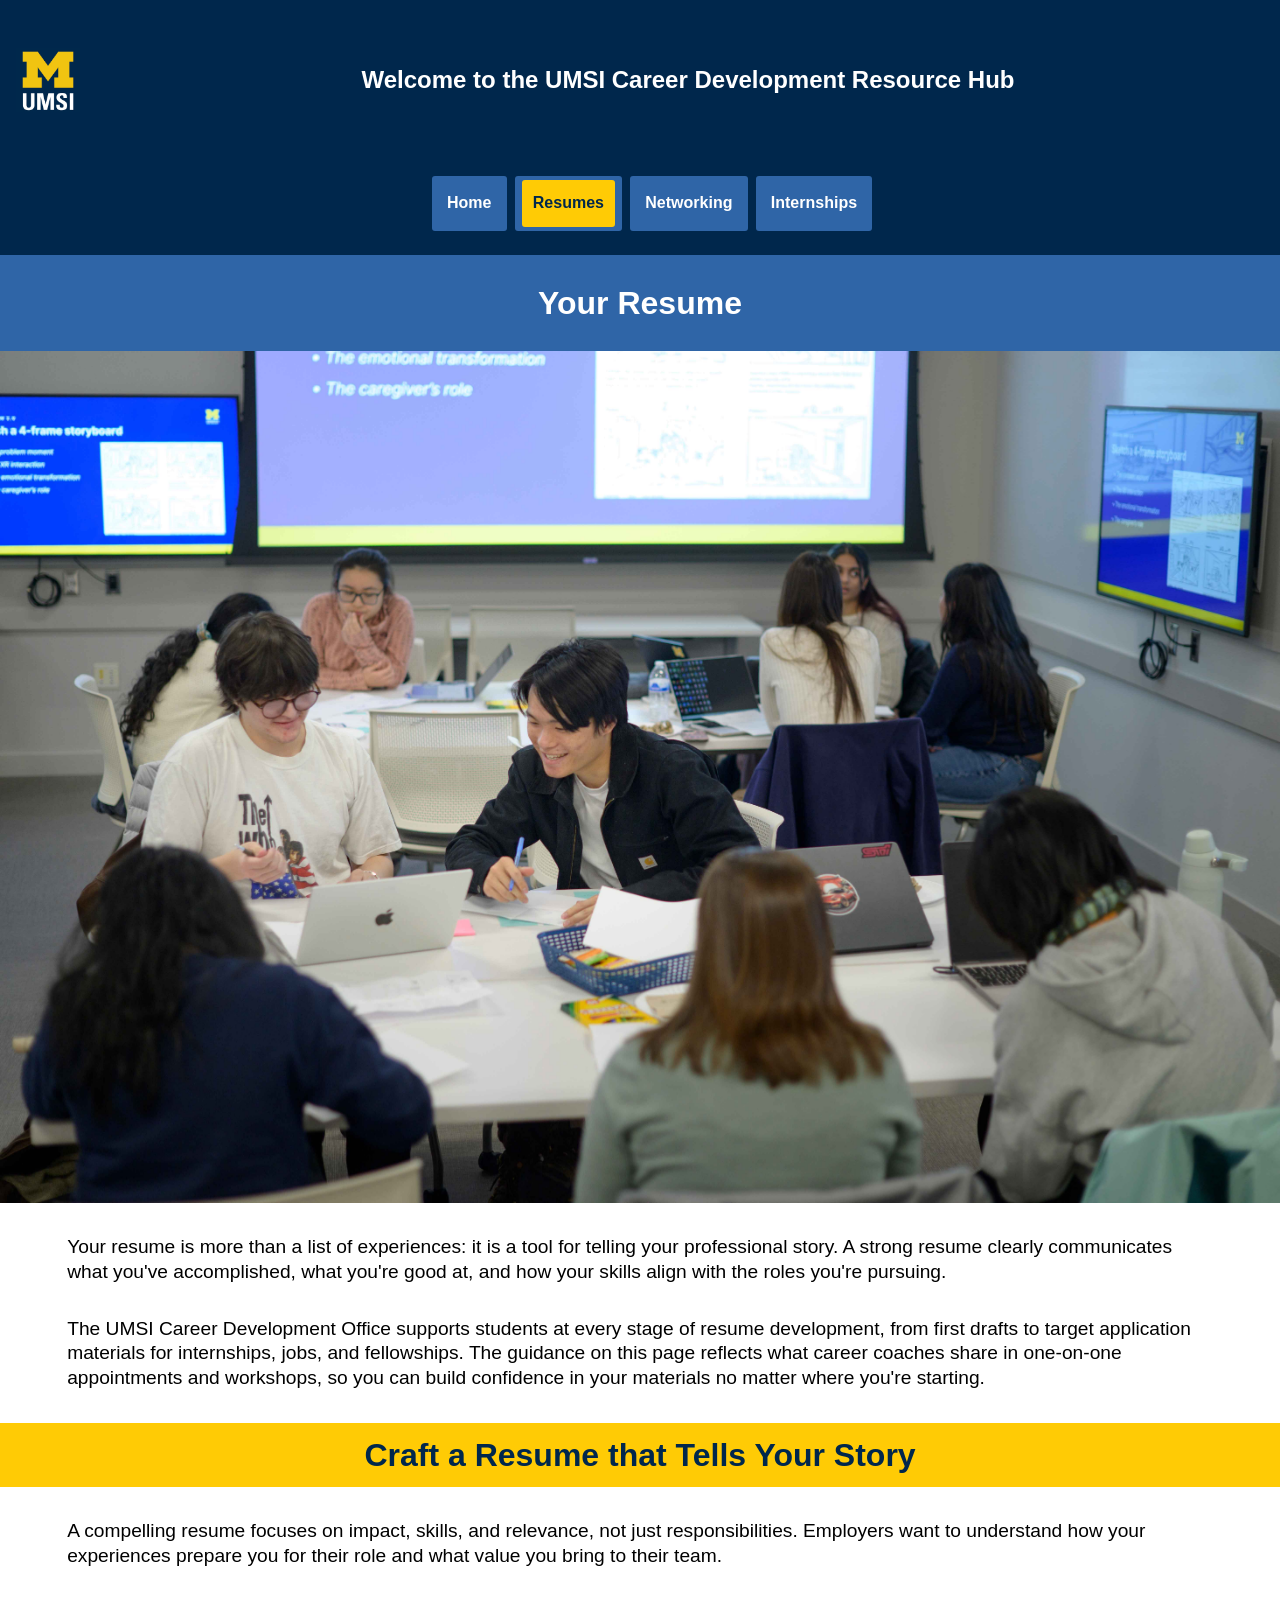
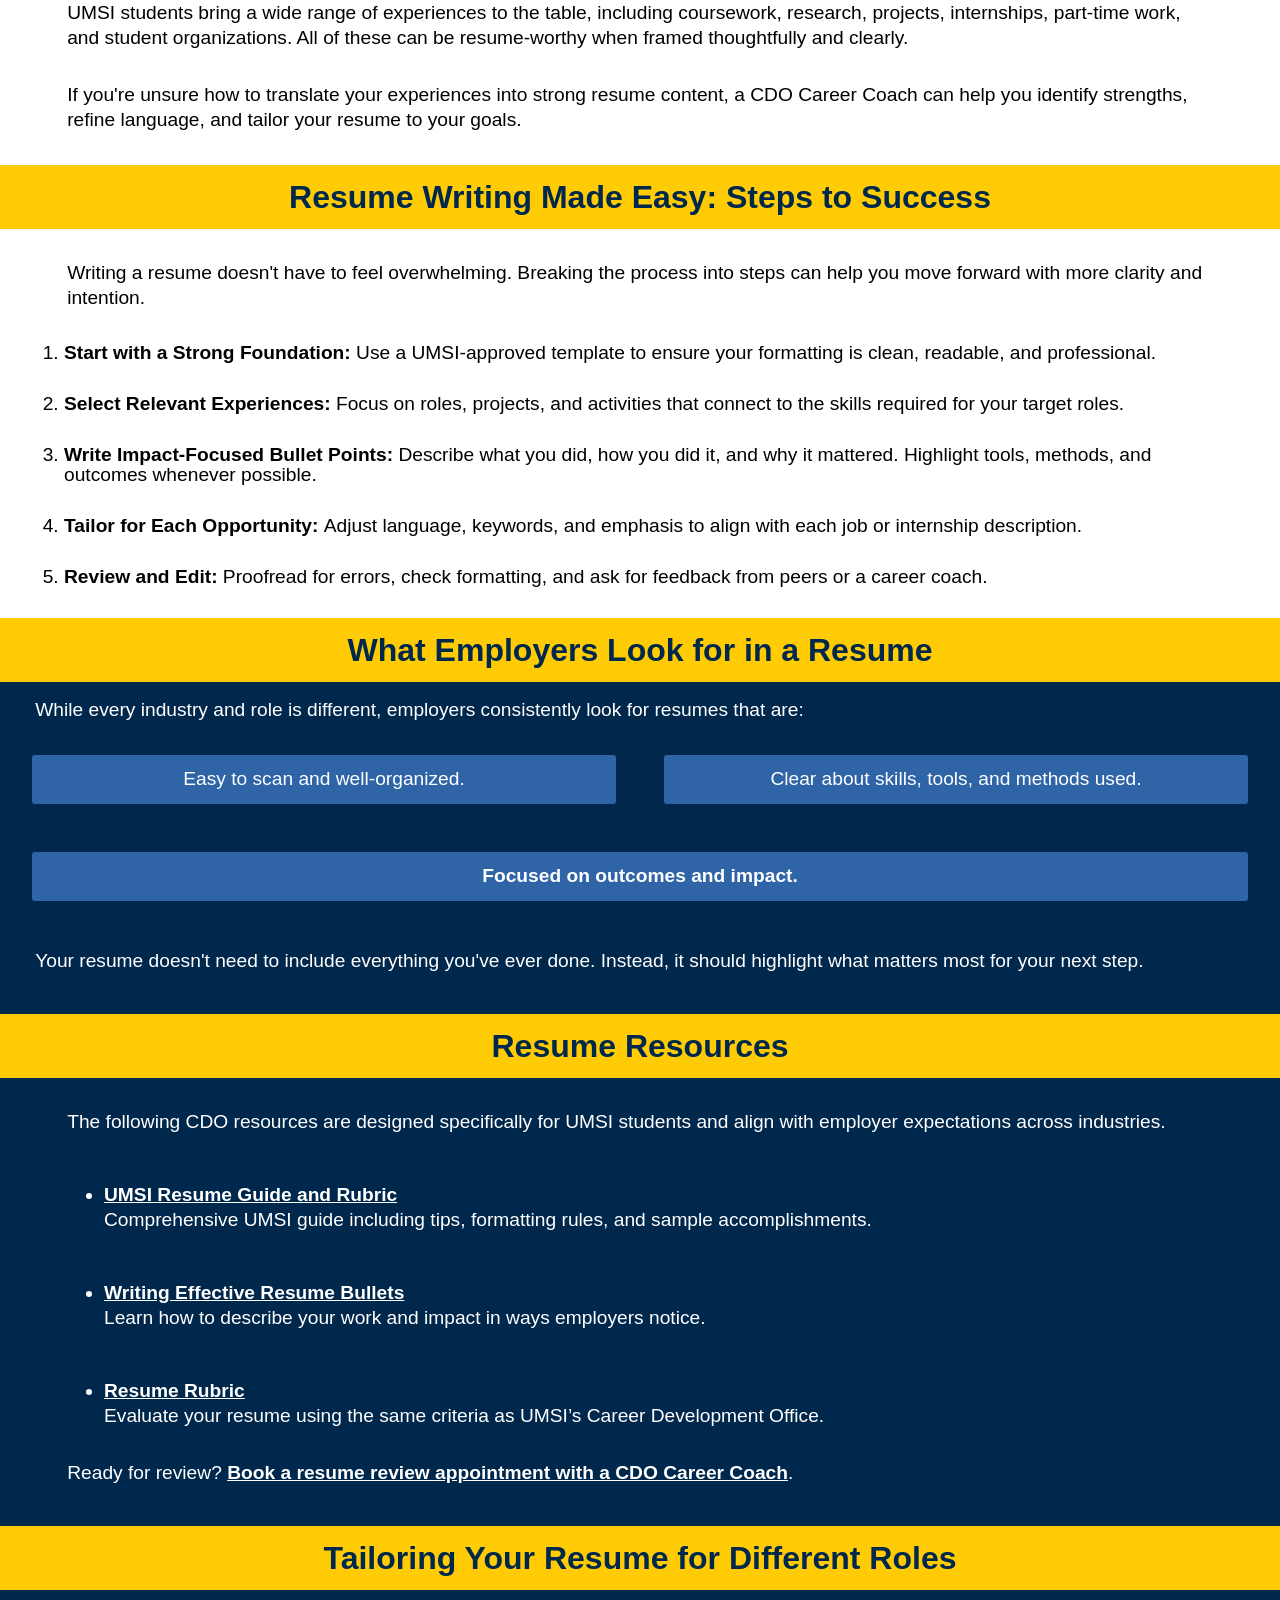
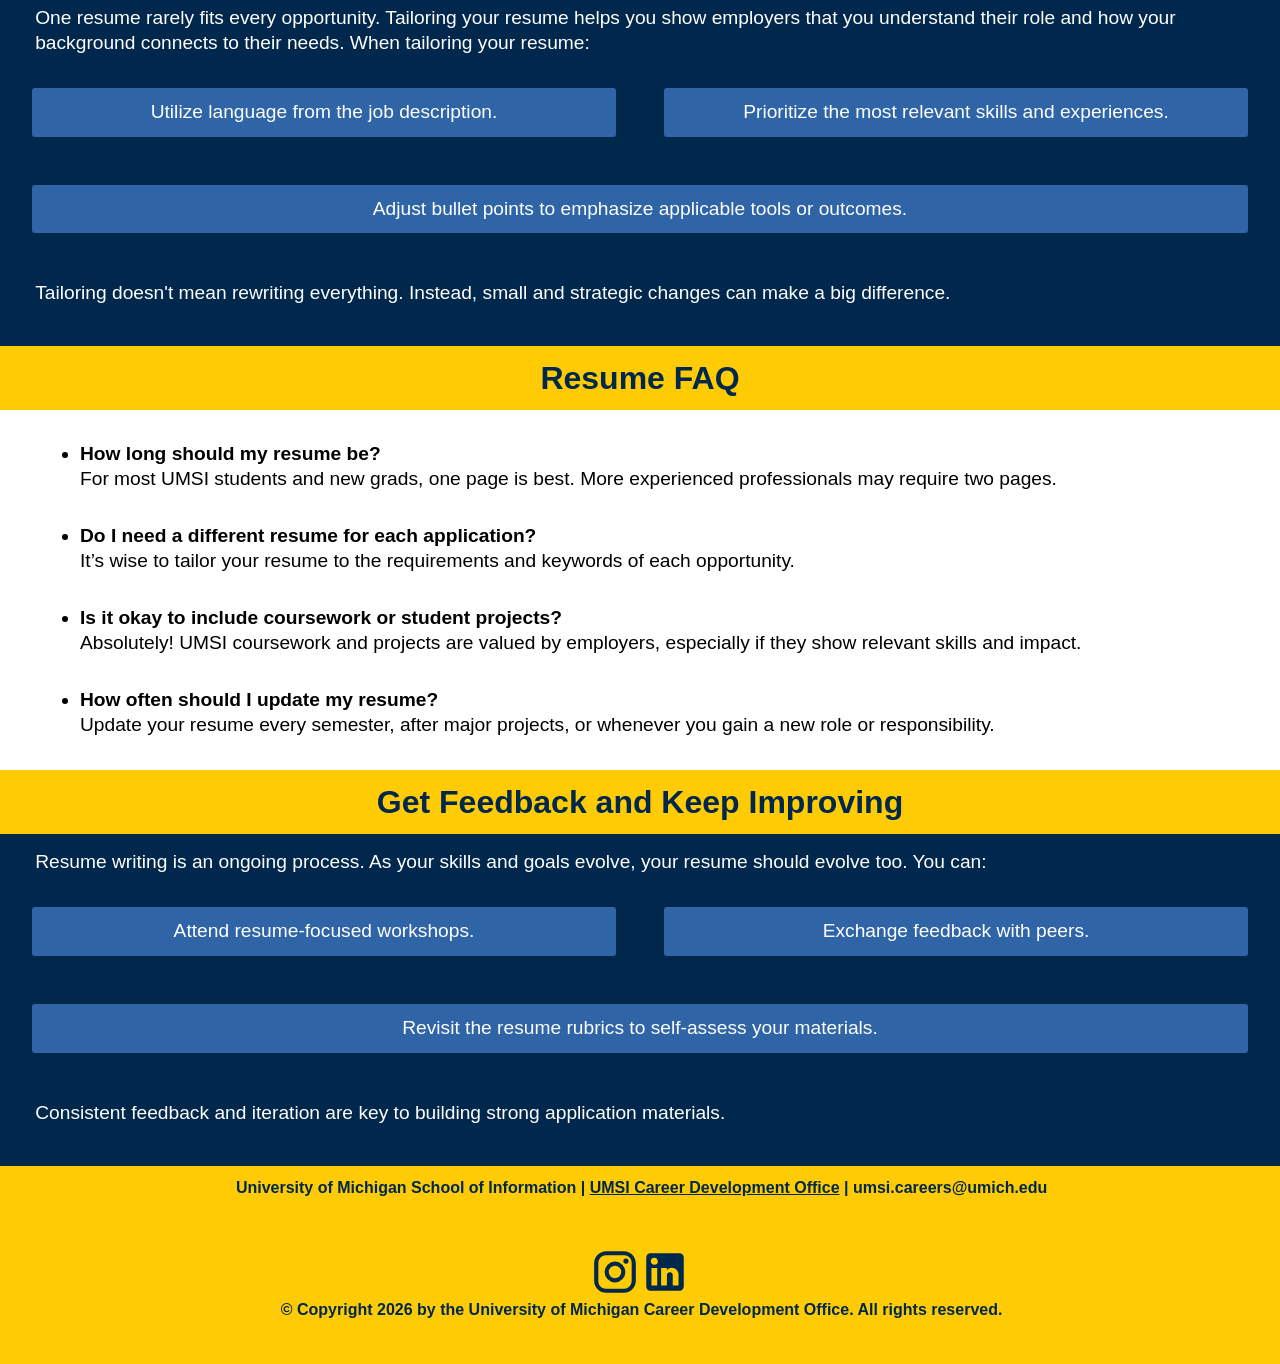
<file: resume.html>
<!DOCTYPE html>
<html lang="en">
<head>
    <meta charset="UTF-8">
    <meta name="viewport" content="width=device-width, initial-scale=1.0">
    <title>Resumes</title>

    <link rel="stylesheet" href="css/html5reset.css" />
    <link rel="stylesheet" href="css/style.css" />
</head>
<body>

    <header>

      <section>
        <div class="welcome">
          <img src="images/UMSI_signature_vertical_informal_solidblue.jpg" alt="UMSI Logo">
          <h1>Welcome to the UMSI Career Development Resource Hub</h1>
        </div>
      </section>

      <a href="" class="skip">Skip to Main Content</a>
        <nav>
            <ul>
                <li><a href="index.html">Home</a></li>
                <li><a class="active" href="resume.html">Resumes</a></li>
                <li><a href="networking-connections.html">Networking</a></li>
                <li><a href="internships.html">Internships</a></li>
            </ul>
        </nav>
    </header>
    
    <main>
      <!-- Content taken & modified from ChatGPT with the prompt, "Based on the headers I provided and content from the 
        UMSI CDO Canvas Site (linked) write content for an updated version of the UMSI Career Development website resumes page.
        ChatGPT. (2025). ChatGPT (January 23rd, 2026) [Large language model]. -->

    <section>

      <div class="description">
        <h2 class="description">Your Resume</h2>
      </div>

      <div class="fullwidth">
        <img class="pageimage" src="images/resume-1.jpg" alt="Students work together in a bright classroom with screens and projectors.">
      </div>

      <div class="basicparagraph">
        <p>
          Your resume is more than a list of experiences: it is a tool for telling your professional 
          story. A strong resume clearly communicates what you've accomplished, what you're good at,
          and how your skills align with the roles you're pursuing.
        </p>

        <p>
          The UMSI Career Development Office supports students at every stage of 
          resume development, from first drafts to target application materials for internships,
          jobs, and fellowships. The guidance on this page reflects what career coaches share
          in one-on-one appointments and workshops, so you can build confidence in your materials
          no matter where you're starting.
        </p>

      </div>
    </section>

    <section>

      <div class="highlight">
        <h2>Craft a Resume that Tells Your Story</h2>
      </div>

      <div class="basicparagraph">
        <p>
          A compelling resume focuses on impact, skills, and relevance, not just responsibilities.
          Employers want to understand how your experiences prepare you for their role
          and what value you bring to their team.
        </p>

        <p>
          UMSI students bring a wide range of experiences to the table, including coursework,
          research, projects, internships, part-time work, and student organizations. All of these
          can be resume-worthy when framed thoughtfully and clearly.
        </p>

        <p>
          If you're unsure how to translate your experiences into strong resume content, a CDO Career Coach
          can help you identify strengths, refine language, and tailor your resume to your goals.
        </p>
      </div>
    </section>
    
    <section>

      <div class="highlight">
        <h2>Resume Writing Made Easy: Steps to Success</h2>
      </div>

      <div class="basicparagraph">
        <p>
          Writing a resume doesn't have to feel overwhelming. Breaking the process into steps can help you move forward
          with more clarity and intention.
        </p>

        
        <ol>
          <li><strong>Start with a Strong Foundation: </strong>Use a UMSI-approved template to ensure your formatting is clean, readable, and professional.</li>
          <li><strong>Select Relevant Experiences: </strong>Focus on roles, projects, and activities that connect to the skills required for your target roles.</li>
          <li><strong>Write Impact-Focused Bullet Points: </strong>Describe what you did, how you did it, and why it mattered. Highlight tools, methods, and outcomes whenever possible.</li>
          <li><strong>Tailor for Each Opportunity: </strong>Adjust language, keywords, and emphasis to align with each job or internship description.</li>
          <li><strong>Review and Edit:</strong> Proofread for errors, check formatting, and ask for feedback from peers or a career coach.</li>
        </ol>
      </div>
    </section>

    <section>
      <div class="highlight">
        <h2>What Employers Look for in a Resume</h2>
      </div>

      <div class="list">
        <p>While every industry and role is different, employers consistently look for resumes that are:</p>
          
          <ul>
            <li>Easy to scan and well-organized.</li>
            <li>Clear about skills, tools, and methods used.</li>
            <li class="wide"><strong>Focused on outcomes and impact.</strong></li>
          </ul>

        <p>
          Your resume doesn't need to include everything you've ever done. Instead, it should highlight
          what matters most for your next step.
        </p>

      </div>
    </section>

    <section>
      <div class="pages">
        <div class="highlight">
          <h2>Resume Resources</h2>
        </div>

        <div class="basicparagraph">
          <p>
            The following CDO resources are designed specifically for UMSI students and align with employer
            expectations across industries.
          </p>

          <ul>
            <li>
              <a href="https://docs.google.com/document/d/1_1GfDJyVGIgE82MZjVhuWT_aB_2Hcj1NN62FUCXoR_o/edit?tab=t.0" target="_blank">
                UMSI Resume Guide and Rubric
              </a> <br>
              Comprehensive UMSI guide including tips, formatting rules, and sample accomplishments.
            </li>
            <li>
              <a href="https://docs.google.com/document/d/1-EVZYH_Fic4mfLVGOXyHTSeRwBWmmi2WHSgGDLGGPEs/edit?tab=t.0" target="_blank">
                Writing Effective Resume Bullets
              </a> <br>
              Learn how to describe your work and impact in ways employers notice.
            </li>
            <li>
              <a href="https://docs.google.com/document/d/1vJMfgw9nwpHN9Sy0L0RP0aNBbaDSsiLPc2vy-doac6s/edit?tab=t.0" target="_blank">
                Resume Rubric
              </a> <br>
              Evaluate your resume using the same criteria as UMSI’s Career Development Office.
            </li>
          </ul>
          <p>
            Ready for review? <a href="https://umich.instructure.com/courses/137916/pages/talk-to-a-career-coach" target="_blank">Book a resume review appointment with a CDO Career Coach</a>.
          </p>
        </div>
      </div>
    </section>

    <section>
      <div class="highlight">
        <h2>Tailoring Your Resume for Different Roles</h2>
      </div>

      <div class="list">
        <p>
          One resume rarely fits every opportunity. Tailoring your resume helps you show 
          employers that you understand their role and how your background connects to their needs.

          When tailoring your resume: </p>
          
          <ul>
            <li>Utilize language from the job description.</li>
            <li>Prioritize the most relevant skills and experiences.</li>
            <li class="wide">Adjust bullet points to emphasize applicable tools or outcomes.</li>
          </ul>

        <p>
          Tailoring doesn't mean rewriting everything. Instead, small and strategic changes
          can make a big difference.
        </p>
      </div>
    </section>

      <section>
        <div class="highlight">
          <h2>Resume FAQ</h2>
        </div>

        <div class="spaced">
          <ul>
            <li>
              <strong>How long should my resume be?</strong><br>
              For most UMSI students and new grads, one page is best. More experienced professionals may require two pages.
            </li>
            <li>
              <strong>Do I need a different resume for each application?</strong><br>
              It’s wise to tailor your resume to the requirements and keywords of each opportunity.
            </li>
            <li>
              <strong>Is it okay to include coursework or student projects?</strong><br>
              Absolutely! UMSI coursework and projects are valued by employers, especially if they show relevant skills and impact.
            </li>
            <li>
              <strong>How often should I update my resume?</strong><br>
              Update your resume every semester, after major projects, or whenever you gain a new role or responsibility.
            </li>
          </ul>
        </div>

      </section>

        <section>
          <div class="highlight">
            <h2>Get Feedback and Keep Improving</h2>
          </div>  

          <div class="list">
            <p>Resume writing is an ongoing process. As your skills and goals evolve, your 
              resume should evolve too.

              You can: </p>
              
              <ul>
                <li>Attend resume-focused workshops.</li>
                <li>Exchange feedback with peers.</li>
                <li class="wide">Revisit the resume rubrics to self-assess your materials.</li>
              </ul>

            <p>
              Consistent feedback and iteration are key to building strong application materials.
            </p>
          </div>
        </section>
      </main>
    
    <footer>
        <p>University of Michigan School of Information | <a href="https://umich.instructure.com/courses/137916" target="_blank">UMSI Career Development Office</a> | umsi.careers@umich.edu</p>
        <br>
        <a href="https://www.instagram.com/umschoolofinformation" target="_blank"><img class="footer-img" src="images/instagram.svg" alt="Instagram logo."></a><a href="https://www.linkedin.com/school/university-of-michigan---school-of-information/posts/?feedView=all" target="_blank"><img class="footer-img" src="images/linkedin.svg" alt="LinkedIn logo."></a>

        <br>
        <p>© Copyright <span id="year"></span> by the University of Michigan Career Development Office. All rights reserved.</p>
    </footer>

    <script>
      document.getElementById("year").innerHTML = new Date().getFullYear();
    </script>
    
  </body>

</html>
</file>
<file: css/style.css>
/* Body-wide styling */
body {
    width: 100%;
    font-family: Arial, Helvetica, sans-serif;
    font-size: 1.2rem;
    margin: 0;
}


/* Skip to main styling */
.skip {
    position: absolute;
    top: -65px;
    color: #ffffff;
}

.skip:focus-visible {
    top: 25px;
    color: #ffffff;
}

*:focus {
    border: dashed 5px #FFCB05;
}



/* Header styling */
header img {
    display: block;
    width: 4rem;
    height: auto;
    margin: 0;
}

header {
    width: 100%;
    background-color: #00274C;
    color: #ffffff;

    justify-content: center;
    align-items: center;
}

.welcomeheader {
    display: block;
}


/* Navbar styling */

header nav {
    display: flex;
    justify-content: center;
    align-items: center;
    padding-bottom: 0.5rem;
}

nav ul {
    display: flex;
    gap: 0.7rem;
    padding: 0.5rem;
    flex-wrap: wrap;
}

header nav a {
    text-decoration: none;
    font-size: 1rem;
    font-weight: 600;
    display: block;
    text-align: center;
    padding: 0.5rem;
    color: #ffffff;
}

nav li {
    margin: 0rem;
    text-align: center;
    background-color: #2F65A7;
    border-radius: 3px;
    align-content: center;
}

nav ul a:hover {
    color: #000000;
}

/* Highlights active navbar links to signify which page is active */

nav a.active {
    background-color: #FFCB05;
    color: #00274C;
    font-weight: bold;
    border: 3px solid #FFCB05;
    border-radius: 3px;
}

/* Main styling */

main {
    width: 100%;
    display: grid;
    grid-template-columns: repeat(auto-fit, minmax(250px, 1fr));
}

/* Basic header styling */

h1 {
    color: #ffffff;
    margin-bottom: 2rem;
    overflow-wrap: break-word;
    background-color: #00274C;
    font-size: 1.5rem;
    text-align: left;
    padding-right: 0.5rem;
}

h1.highlight {
    color: #ffffff;
}

h2 {
    color: #00274C;
    margin-bottom: 2rem;
    overflow-wrap: break-word;
    font-size: 2rem;
    margin-left: 1.5rem;
    margin-right: 1.5rem;
    text-align: center;
}

h3 {
    margin-left: 0.5rem;
    margin-right: 0.5rem;
    margin-bottom: 2rem;
    padding-top: 1rem;
    text-align: center;
}

h4 {
    background-color: #2F65A7;
    color: #ffffff;
    padding: 1rem;
    margin-bottom: 1rem;
}


/* Base paragraph styling */

p {
    line-height: 130%;
    overflow-wrap: break-word;
    margin-bottom: 2rem;
    margin-left: 2rem;
    margin-right: 2rem;
}


/* Welcome section styling */
.welcome {
    display: grid;
    grid-template-columns: auto 1fr;
    background-color: #00274C;
    align-items: center;
    padding: 2rem 0;
    gap: 0.5rem;
}

.welcome h1 {
    margin: 0;
    padding: 2 1rem;
    text-align: center;
}


/* Base image styling */

div img {
    max-width: 4rem;
    margin: 1rem;
}


/* Base list styling */

li {
    margin-bottom: 2rem;
    margin-left: 2rem;
    margin-right: 2rem;
}


/* Description section styling */

.description {
    background-color: #2F65A7;
    color: #ffffff;
    padding-top: 1rem;
    padding-bottom: 0.5rem;
}


/* Quick guide styling */

h2.quickguide {
    color: #ffffff;
    padding-top: 1rem;
    font-size: 1.75rem;
}

.quickguide {
    background-color: #00274C;
    color: white;
    padding-bottom: 0.5rem;
}

.quickguide a {
    color: #ffffff;
    text-decoration: none;
}

.quickguide a:hover {
    text-decoration: underline;
    color:#FFCB05;
}

.quickguide a:hover {
    color: #00274C;
    transition: 0.3s;
}

.quickguide ul {
    display: grid;
    grid-template-columns: 1fr 1fr;
    gap: 1rem;
    list-style: none;
    padding-left: 1rem;
    padding-right: 1rem;
    padding-bottom: 1rem;
}

.quickguide li {
    background-color: #2F65A7;
    padding: 0.75rem;
    border-radius: 3px;
    text-align: center;
    align-content: center;
    margin-left: 1rem;
    margin-right: 1rem;
}

.quickguide li:hover {
    background-color: #FFCB05;
    color: #00274C;
    transition: 0.3s;
}


/* Highlighted section styling */

div.highlight {
    background-color: #FFCB05;
    padding: 1rem;
}

div.highlight h2 {
    margin: 0;
}

div.highlight ul {
    color: #ffffff;
}


/* Full-width image styling */

.fullwidth{
    grid-column: 1 / -1;
}

img.pageimage {
    width: 100%;
    height: auto;
    display: block;
    margin: 0;
    max-width: 100%;
}

/* Page section styling */

div.pages {
    background-color: #00274C;
    padding-bottom: 0.5rem;
    color: #ffffff;
}

div.pages ul {
    padding-left: 1rem;
    padding-right: 1rem;
}

div.pages li {
    padding-top: 1rem;
    margin-right: 1rem;
}

div.pages a {
    color: white;
}

div.pages a:hover {
    color: #FFCB05;
    transition: 0.3s;
}


/* Detailed paragraph styling */

p a {
    color: #00274C;
    font-weight: 600
}

p a:hover {
    color: #2F65A7;
    transition: 0.3s;
}



/* Detailed unordered list styling */

ul a {
    color: #00274C;
    font-weight: 600;
}

ul a:hover {
    color: #2F65A7;
    transition: 0.3s;
}

/* Footer styling */

footer {
    display: block;
    background-color: #FFCB05;
    color: #00274C;
    font-size: 1rem;
    padding: 0.75rem;
    text-align: center;
    align-items: center;
    justify-content: center;
    font-weight: 600;
}

/* Unordered list base styling */
ul {
    padding-left: 1.5rem;
    padding-right: 1.5rem;
    line-height: 130%;
}


/* Helper styling that adds space for paragraphs */

div.basicparagraph {
    margin-top: 2rem;
    margin-left: 2rem;
    margin-right: 2rem;
}


/* List styling */

div.list{
   background-color: #00274C;
   padding-top: 1rem;
}

.list {
    background-color: #00274C;
    color: white;
    padding-bottom: 0.5rem;
}

.list a {
    color: #ffffff;
    text-decoration: none;
}

.list ul {
    display: grid;
    grid-template-columns: 1fr 1fr;
    gap: 1rem;
    list-style: none;
    padding-left: 1rem;
    padding-right: 1rem;
    padding-bottom: 1rem;
}

.list li {
    background-color: #2F65A7;
    padding: 0.75rem;
    border-radius: 3px;
    text-align: center;
    align-content: center;
    margin-left: 1rem;
    margin-right: 1rem;
}

.list li.wide {
    grid-column: 1 / -1;
    padding: 1.5;
}

/* Footers */

.footer-img {
        width: 50px;
        height: auto;
    }

    .footer-img:hover {
        opacity: 0.7;
    }


/* Helper styling that adds space to divs */

div.spaced {
    margin-top: 1rem;
}

/* 404 Page */

.error-page {
    display: block;
    background-color: #00274C;
    padding-bottom: 10%;
    padding-top: 10%;
    text-align: center;
}

.error-page h1 {
    font-size: 15rem;
    justify-self: center;
    color: #FFCB05;
}

.error-page p {
    font-size: 3rem;
    color: #ffffff;
    justify-self: center;
}

.error-page img {
    display: block;
    max-width: 500px;
    align-self: center;
    margin: 0 auto 5rem auto;
}

.error-page a {
    color: white;
    margin: 3rem;
    font-size: 2rem;
    justify-self: center;
}

.error-page a:hover {
    color: #FFCB05;
    transition: 0.3s;
}

/* Prefers reduced motion styling */

@media (prefers-reduced-motion: reduce) {
    .quickguide a:hover {
        color: #00274C;
        transition: none;
    }

    .quickguide li:hover {
        background-color: #FFCB05;
        color: #00274C;
        transition: none;
    }

    div.pages a:hover {
        color: #FFCB05;
        transition: none;
    }

    p a:hover {
        color: #2F65A7;
        transition: none;
    }

    ul a:hover {
        color: #2F65A7;
        transition: none;
    }
}


@media (min-width: 500px) {
    header nav {
        justify-content: center;
        align-items: center;
    }

    nav ul {
        display: flex;
        gap: 0.5rem;
        padding: 1rem;
        flex-wrap: wrap;
    }

    nav li {
        padding: 0.25rem 0.45rem;
    }

    main {
        grid-template-columns: auto;
    }

    ul {
        margin-left: 1.5rem;
    }

    .description p {
        margin-left: 2.2rem;
    }

    h2.description {
        margin-bottom: 1rem;
    }

    .quickguide ul {
        margin-left: 0;
    }

    .pages ul {
        margin-top: 1.2rem;
    }

    p {
        margin-left: 2.2rem;
    }

    div.spaced {
        margin-top: 2rem;
    }

    h2.quickguide {
        padding-top: 2rem;
    }

    .list ul {
        margin-left: 0;
    }

}

@media (min-width: 1900px) {
    header img {
        display: block;
        height: auto;
        margin-top: 1.5rem;
        margin-left: 4rem;
        max-width: 200px;
        width: 150px;
        height: auto;
    }

    h1 {
        font-size: 3.5rem;
    }

    header {
        width: 100%;
        background-color: #00274C;
        color: #ffffff;

        justify-content: center;
        align-items: center;
    }

    .welcomeheader {
        display: block;
    }

    main .description h2 {
        font-size: 3rem;
        padding-top: 2rem;
        padding-bottom: 2rem;
    }

    main .description p {
        font-size: 2rem;
        padding: 2rem;
        margin-left: 4rem;
    }

    main .spaced h2 {
        font-size: 3rem;
        padding-top: 2rem;
    }

    main .spaced p {
        font-size: 2rem;
        padding: 2rem;
        margin-left: 4rem;
    }

    main ul {
        font-size: 2rem;
        padding: 4rem;
        padding-top: 0;
        line-height: 180%;
    }

    main .highlight h2 {
        font-size: 3rem;
        padding: 2rem;
    }

    main .quickguide p {
        font-size: 2rem;
    }

    main .quickguide h2 {
        font-size: 2.5rem;
        padding-top: 4rem;
    }

    main .quickguide ul {
        grid-template-columns: 1fr 1fr 1fr;
        justify-items: center;
    }

    main .quickguide ul li {
        padding-top: 2rem;
        padding-bottom: 2rem;
        padding-left: 2rem;
        padding-right: 2rem;
        width: 80%;
        margin-bottom: 2rem;
    }

    main .pages ul {
        font-size: 2rem;
        padding-left: 4rem;
    }

    main p {
        font-size: 2rem;
        padding: 4rem;
        padding-top: 1rem;
        padding-bottom: 1rem;
        line-height: 150%;
    }

    footer {
        font-size: 2rem;
        padding-top: 4rem;
        padding-bottom: 4rem;
    }

    li {
        margin-bottom: 0;
        margin-top: 0;
    }

    /* Navbar */

    header nav {
        display: flex;
        justify-content: center;
        align-items: center;
    }

    nav ul {
        display: flex;
        gap: 3rem;
        padding: 3rem;
        flex-wrap: wrap;
    }

    header nav a {
        text-decoration: none;
        font-size: 2.5rem;
        font-weight: 600;
        display: block;
        text-align: center;
        padding-top: 1rem;
        padding-bottom: 1rem;
        padding-left: 3rem;
        padding-right: 3rem;
        color: #ffffff;
    }

    nav li {
        margin: 0rem;
        text-align: center;
        background-color: #2F65A7;
        border-radius: 3px;
        align-content: center;
    }

    nav ul a:hover {
        color: #000000;
    }

    .footer-img {
        width: 80px;
        height: auto;
    }

    .footer-img:hover {
        opacity: 0.7;
    }

    .basicparagraph p {
        margin-left: 6rem;
        padding: 0;
        line-height: 200%;
        margin-bottom: 4rem;
        margin-top: 4rem;
    }

    .basicparagraph ol {
        margin-left: 6rem;
        font-size: 2rem;
        line-height: 150%;
        margin-bottom: 4rem;
    }

    .basicparagraph ul {
        margin-top: 0;
        padding-top: 0;
        padding-bottom: 1rem;
    }

    .basicparagraph h3 {
        font-size: 2.5rem;
    }

    .list ul {
        grid-template-columns: 1fr;
        justify-items: center;
        padding-top: 1rem;
        margin-top: 1rem;
        padding-bottom: 2rem;
    }

    .list ul li {
        background-color: #FFCB05;
        color: #000000;
        font-size: 2.5rem;
        width: 1200px;
    }

    .list {
        padding-bottom: 3rem;
        padding-top: 4rem;
    }


    h4 {
        background-color: #FFCB05;
        color: #000000;
        font-size: 2.5rem;
        padding-left: 3rem;
        font-weight: 400;
    }

    h3 {
        font-size: 2.5rem;
        margin-top: 1rem;
    }

}
</file>
